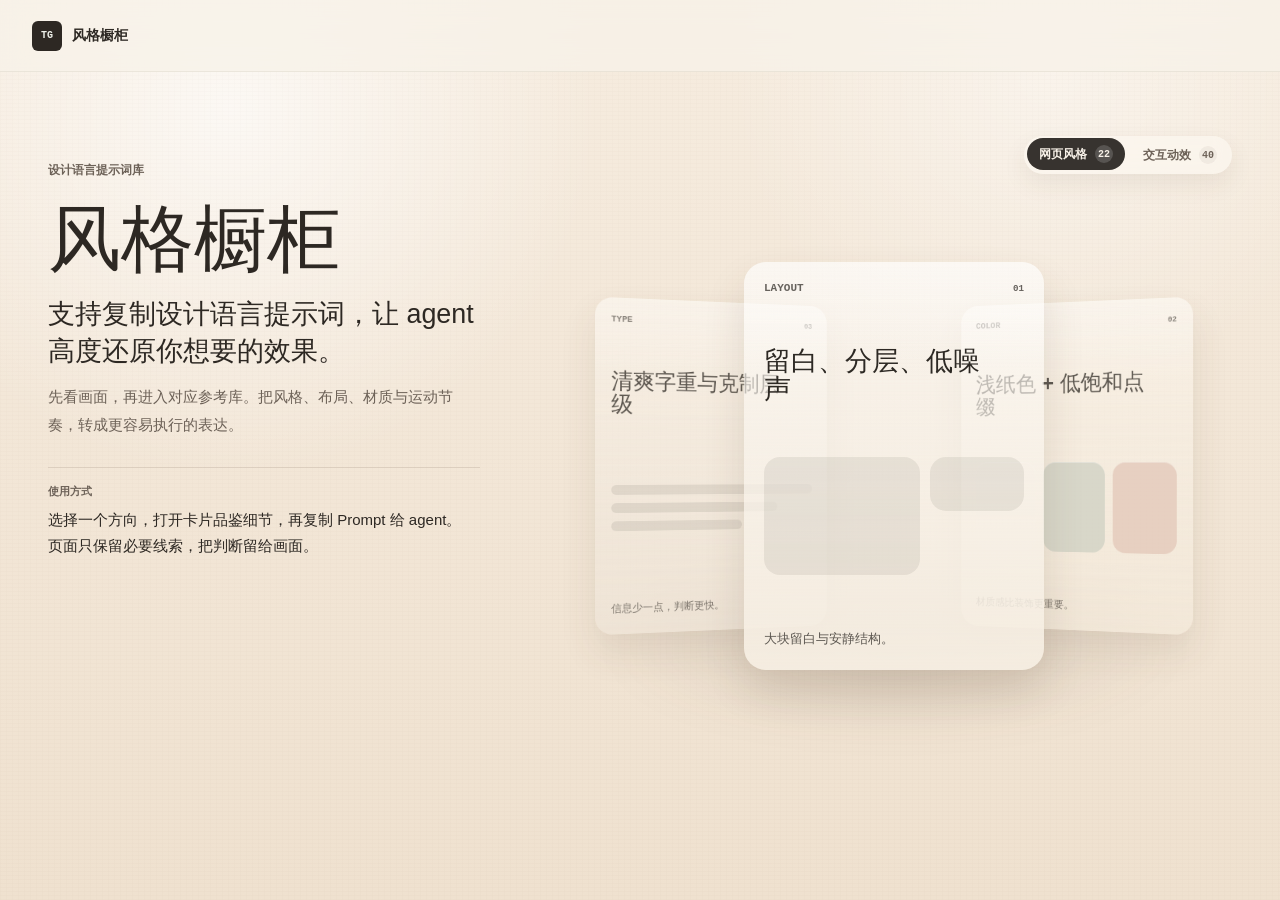
<file: index.html>
<!doctype html>
<html lang="zh-CN">
<head>
  <meta charset="utf-8">
  <meta name="viewport" content="width=device-width, initial-scale=1">
  <meta name="description" content="风格橱柜帮助每个人直观感受网页风格与交互动效，更准确地捕捉符合心意的灵感。">
  <title>风格橱柜 | 网页风格与动效灵感库</title>
  <link rel="icon" href="favicon.svg" type="image/svg+xml">
  <link rel="stylesheet" href="gallery.css">
</head>
<body class="home-page">
  <header class="site-header home-header">
    <a class="brand home-brand" href="index.html" aria-label="风格橱柜首页">
      <span class="brand-mark" aria-hidden="true">TG</span>
      <span>风格橱柜</span>
    </a>
  </header>

  <main class="home-shell">
    <section class="home-intro" aria-labelledby="home-title">
      <p class="context-label">设计语言提示词库</p>
      <h1 id="home-title">风格橱柜</h1>
      <p class="home-statement">支持复制设计语言提示词，让 agent 高度还原你想要的效果。</p>
      <p class="home-description">先看画面，再进入对应参考库。把风格、布局、材质与运动节奏，转成更容易执行的表达。</p>
      <div class="home-usage">
        <span>使用方式</span>
        <p>选择一个方向，打开卡片品鉴细节，再复制 Prompt 给 agent。页面只保留必要线索，把判断留给画面。</p>
      </div>
    </section>

    <section class="home-stage" aria-label="进入参考库">
      <div class="home-rail" role="navigation" aria-label="参考库导航">
        <a class="home-rail-link active" href="styles.html" data-home-preview="styles">
          <span>网页风格</span>
          <small>22</small>
        </a>
        <a class="home-rail-link" href="motion.html" data-home-preview="motion">
          <span>交互动效</span>
          <small>40</small>
        </a>
      </div>

      <div class="home-gallery-frame" id="homeGalleryFrame" data-home-state="styles">
        <article class="home-gallery-panel home-gallery-styles is-active" data-home-preview-panel="styles" aria-label="网页风格预览">
          <div class="home-gallery-coverflow" data-home-coverflow="styles">
            <div class="home-coverflow-card is-left" data-cover-card="0">
              <div class="home-coverflow-card-top">
                <span>LAYOUT</span>
                <small>01</small>
              </div>
              <strong>留白、分层、低噪声</strong>
              <div class="home-coverflow-visual home-coverflow-visual-grid"></div>
              <p>大块留白与安静结构。</p>
            </div>
            <div class="home-coverflow-card is-center" data-cover-card="1">
              <div class="home-coverflow-card-top">
                <span>COLOR</span>
                <small>02</small>
              </div>
              <strong>浅纸色 + 低饱和点缀</strong>
              <div class="home-coverflow-visual home-coverflow-visual-palette">
                <i></i><i></i><i></i>
              </div>
              <p>材质感比装饰更重要。</p>
            </div>
            <div class="home-coverflow-card is-right" data-cover-card="2">
              <div class="home-coverflow-card-top">
                <span>TYPE</span>
                <small>03</small>
              </div>
              <strong>清爽字重与克制层级</strong>
              <div class="home-coverflow-visual home-coverflow-visual-type">
                <b></b><b></b><b></b>
              </div>
              <p>信息少一点，判断更快。</p>
            </div>
          </div>
        </article>

        <article class="home-gallery-panel home-gallery-motion" data-home-preview-panel="motion" aria-label="交互动效预览">
          <div class="home-gallery-coverflow" data-home-coverflow="motion">
            <div class="home-coverflow-card is-left" data-cover-card="0">
              <div class="home-coverflow-card-top">
                <span>ENTRY</span>
                <small>01</small>
              </div>
              <strong>轻推、跟随、进入</strong>
              <div class="home-coverflow-visual home-coverflow-visual-track">
                <i></i><i></i><i></i>
              </div>
              <p>用位移建立节奏。</p>
            </div>
            <div class="home-coverflow-card is-center" data-cover-card="1">
              <div class="home-coverflow-card-top">
                <span>FEEDBACK</span>
                <small>02</small>
              </div>
              <strong>明确反馈，短促庆祝</strong>
              <div class="home-coverflow-visual home-coverflow-visual-burst">
                <i></i><i></i><i></i><i></i><i></i><i></i><i></i><i></i>
              </div>
              <p>只在成功时放大动作。</p>
            </div>
            <div class="home-coverflow-card is-right" data-cover-card="2">
              <div class="home-coverflow-card-top">
                <span>FLOW</span>
                <small>03</small>
              </div>
              <strong>线性、衔接、状态变化</strong>
              <div class="home-coverflow-visual home-coverflow-visual-flow">
                <b></b><b></b><b></b>
              </div>
              <p>运动只做状态翻译。</p>
            </div>
          </div>
        </article>
      </div>
    </section>
  </main>
  <script src="home.js"></script>
</body>
</html>
</file>
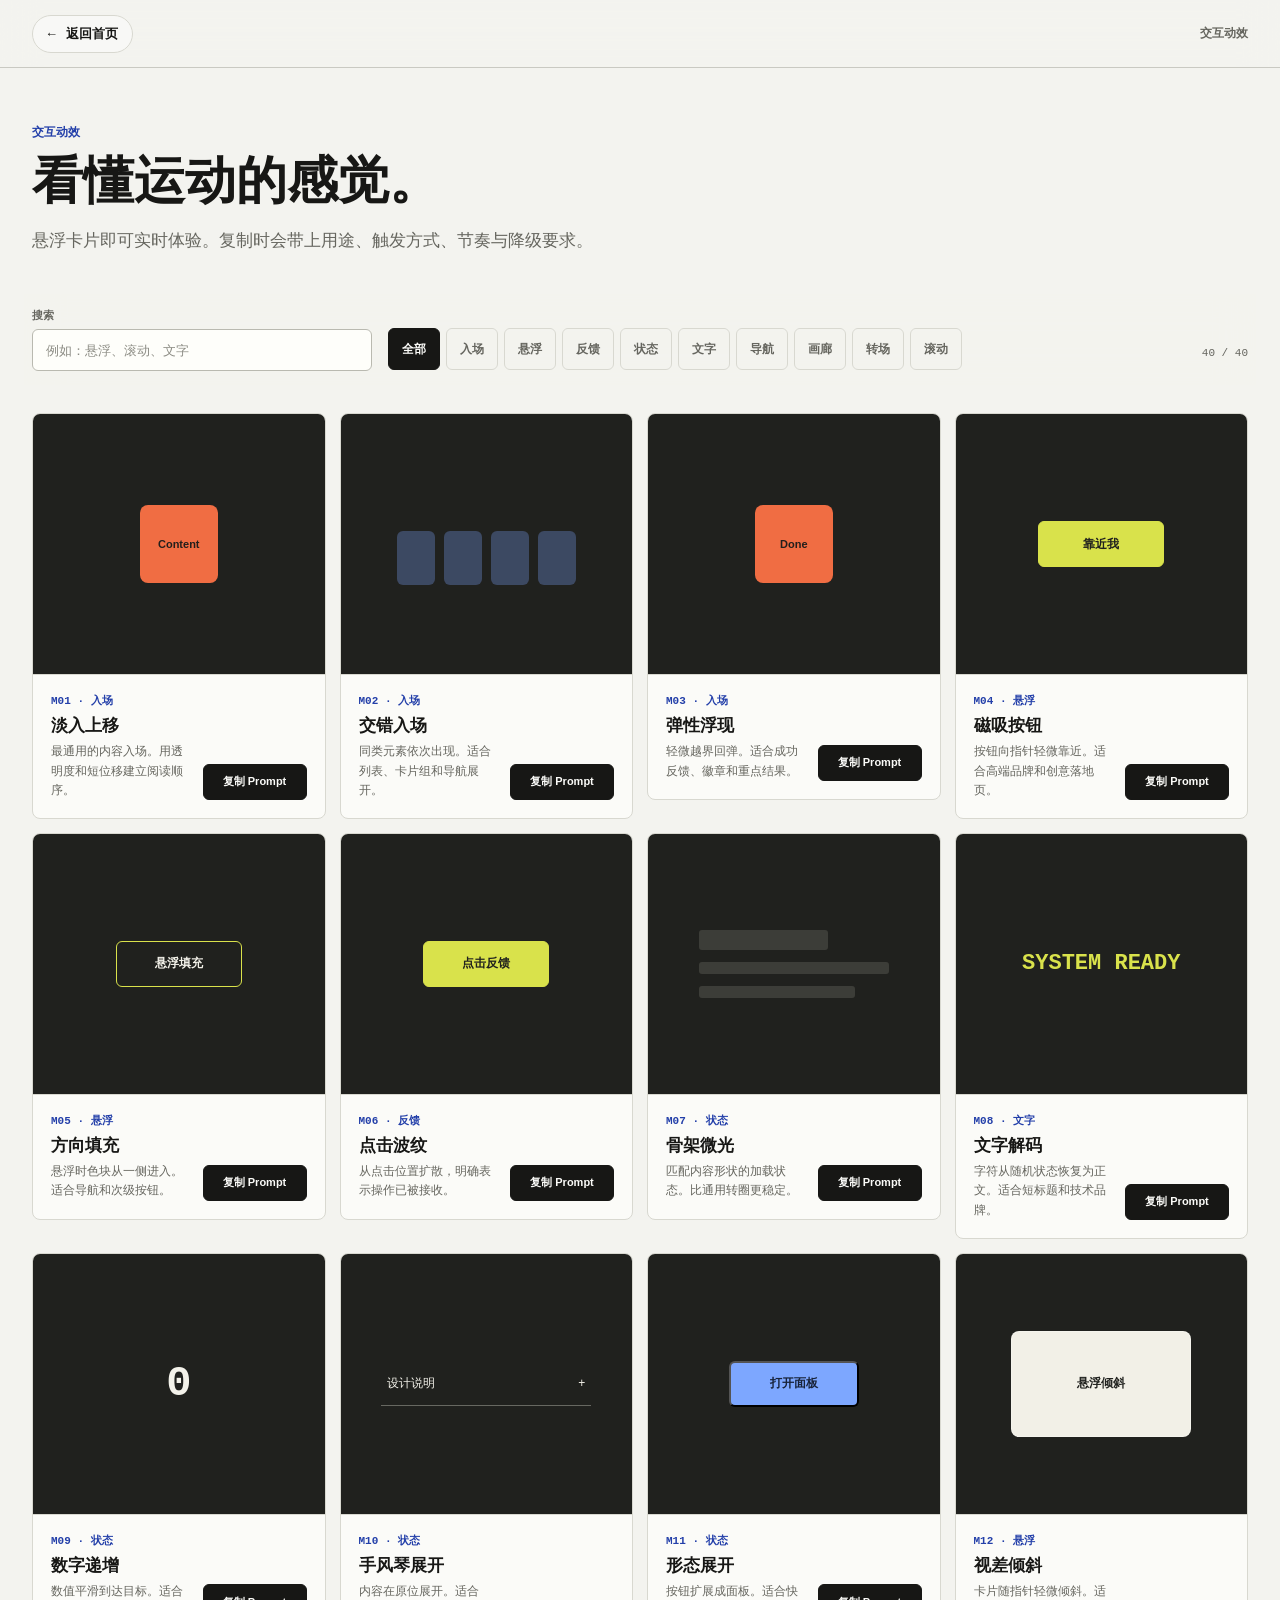
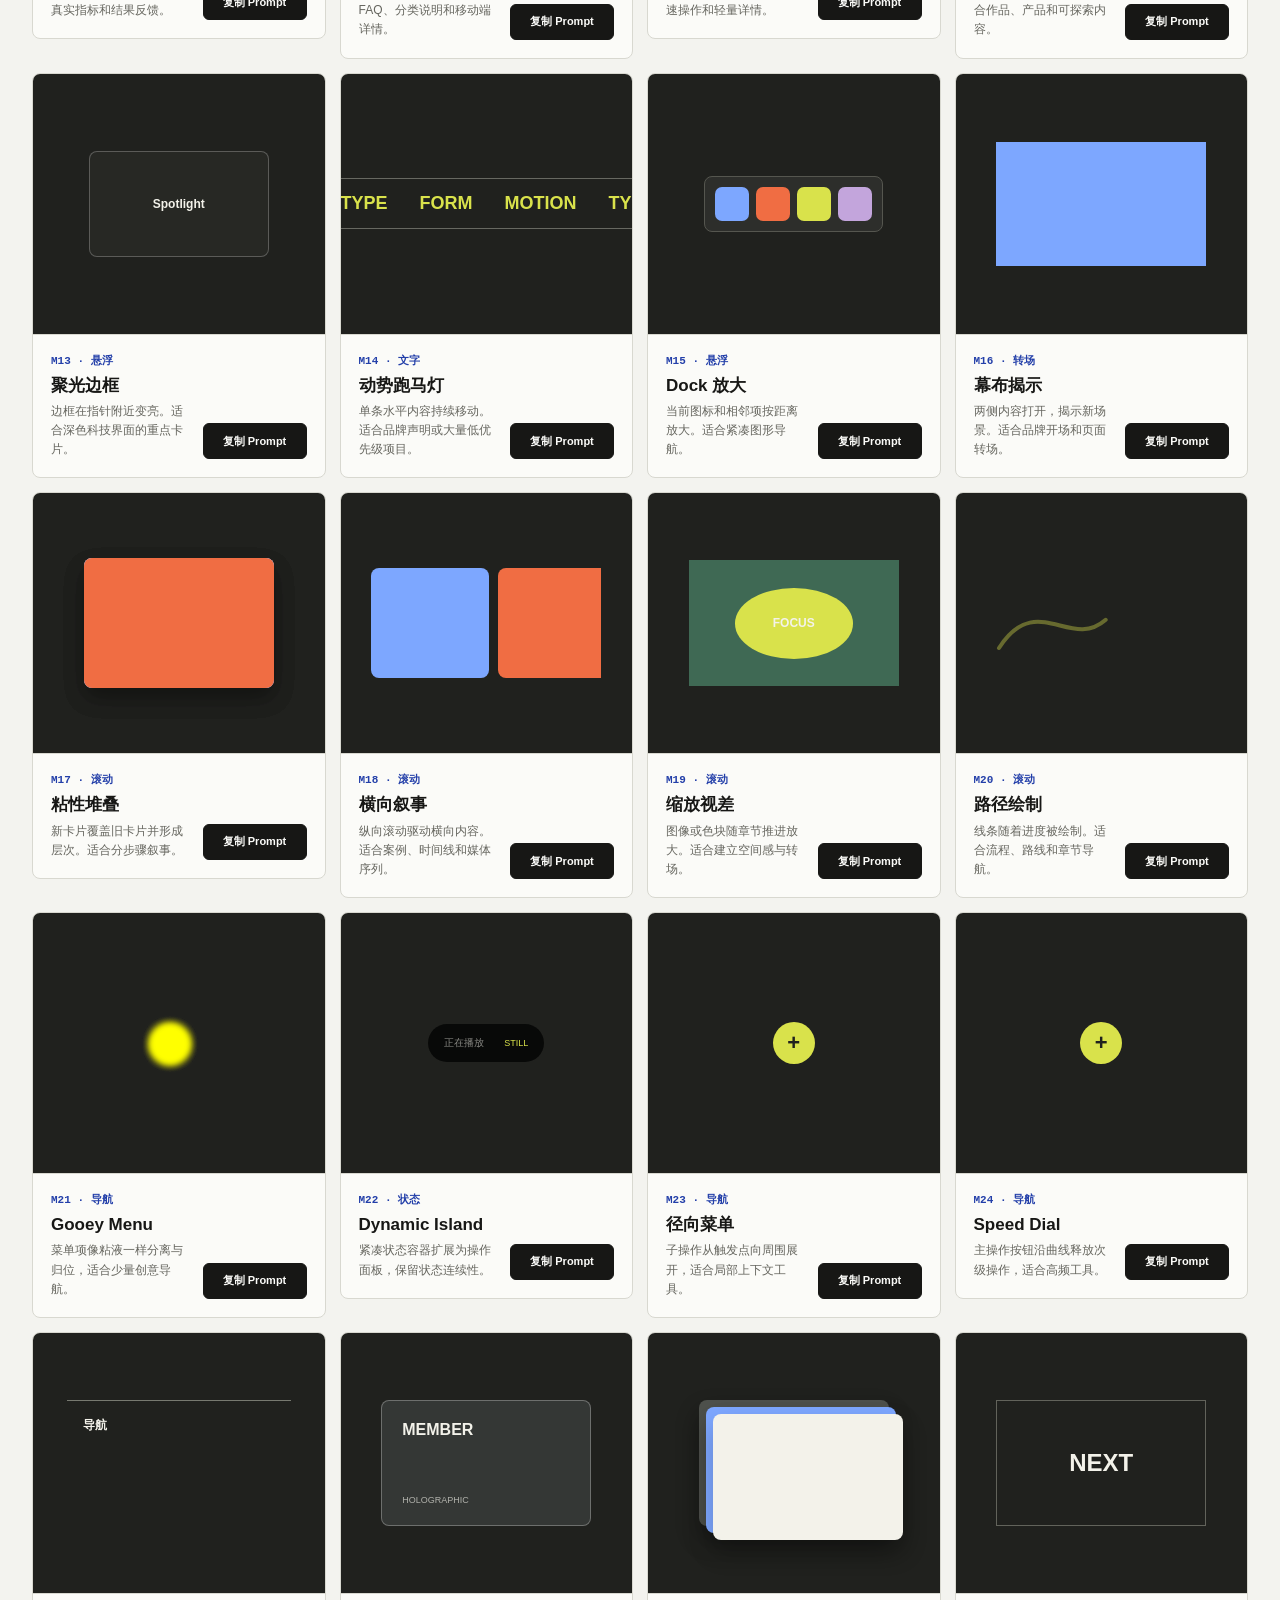
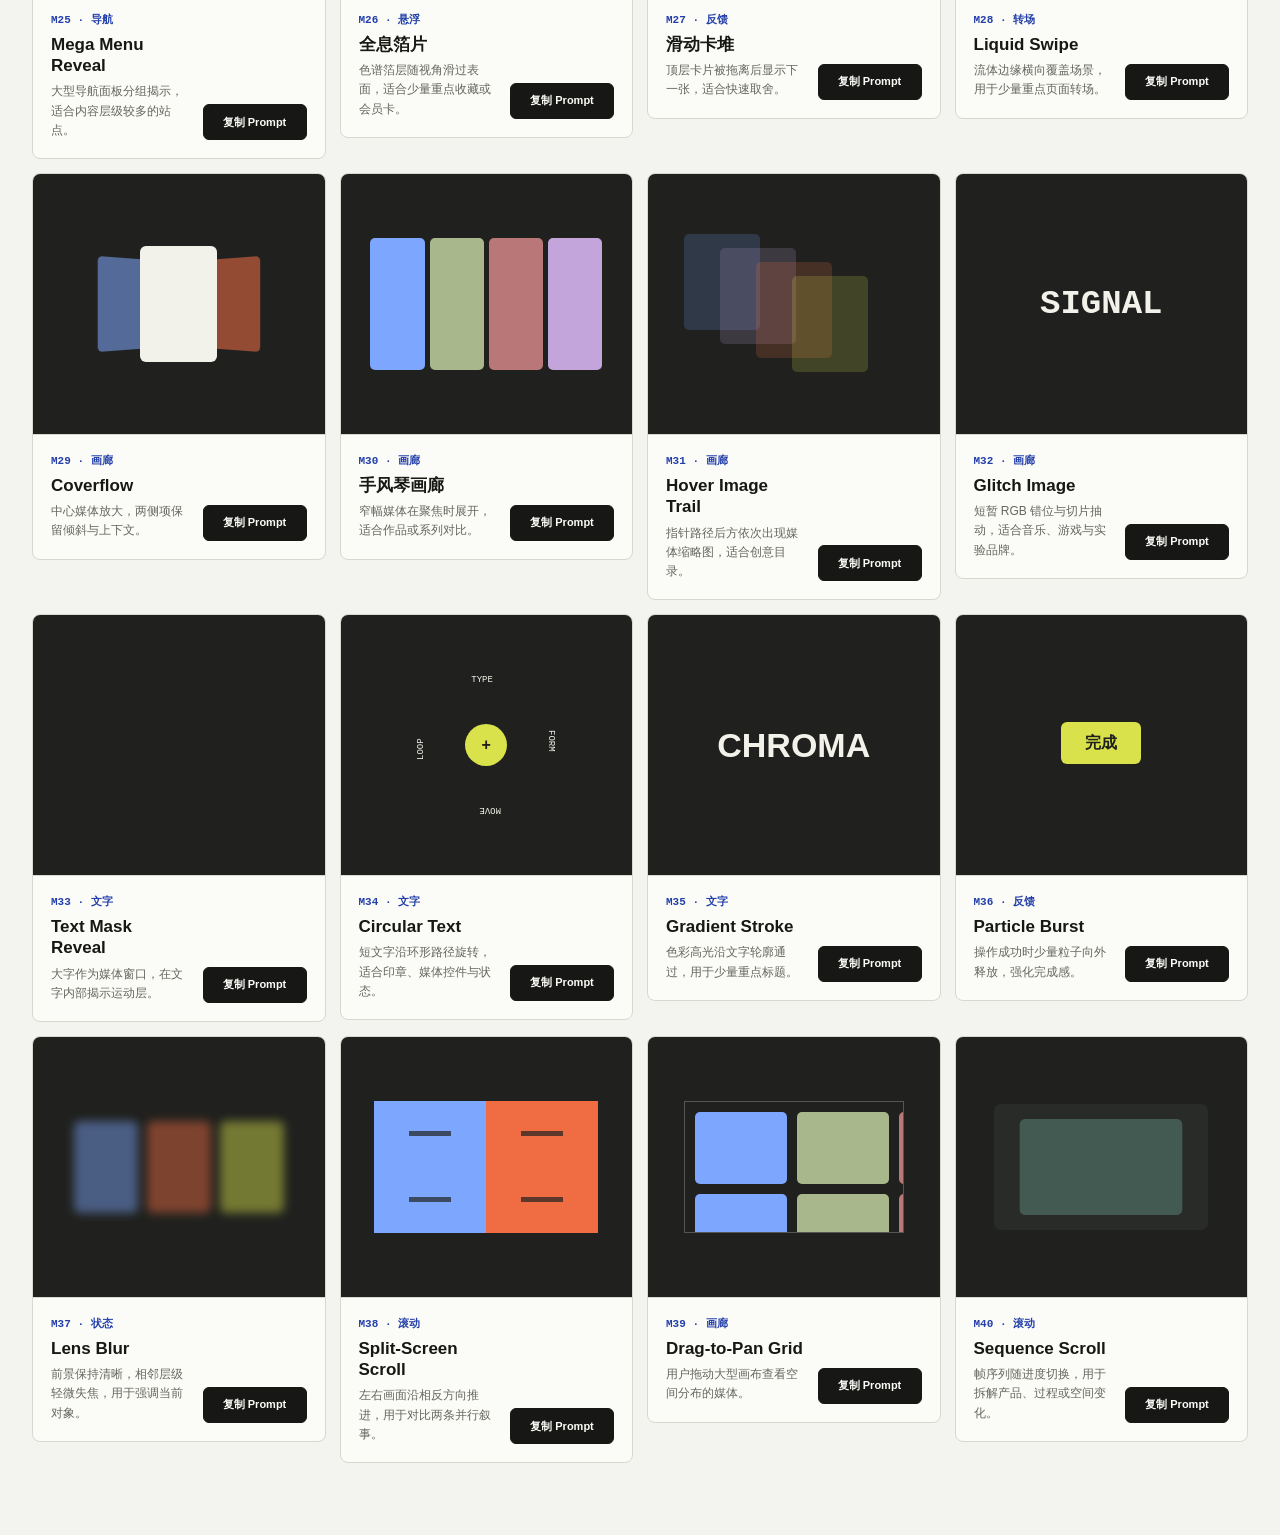
<file: motion.html>
<!doctype html>
<html lang="zh-CN">
<head>
  <meta charset="utf-8">
  <meta name="viewport" content="width=device-width, initial-scale=1">
  <meta name="description" content="40 种网页交互动效的实时参考与可复制 Prompt。">
  <title>交互动效 | 风格橱柜</title>
  <link rel="icon" href="favicon.svg" type="image/svg+xml">
  <link rel="stylesheet" href="gallery.css">
</head>
<body data-gallery="motion">
  <header class="site-header detail-header">
    <a class="detail-back" href="index.html" aria-label="返回首页">
      <span aria-hidden="true">←</span>
      <span>返回首页</span>
    </a>
    <span class="detail-label">交互动效</span>
  </header>

  <main class="gallery-shell">
    <section class="gallery-heading">
      <p class="context-label">交互动效</p>
      <h1>看懂运动的感觉。</h1>
      <p>悬浮卡片即可实时体验。复制时会带上用途、触发方式、节奏与降级要求。</p>
    </section>

    <section class="filter-bar" aria-label="动效筛选">
      <label class="search-field">
        <span>搜索</span>
        <input id="motionSearch" type="search" placeholder="例如：悬浮、滚动、文字" autocomplete="off">
      </label>
      <div class="filter-tabs" id="motionFilters" role="group" aria-label="按类型筛选"></div>
      <p class="result-count" id="motionCount" aria-live="polite"></p>
    </section>

    <section class="specimen-grid motion-grid" id="motionGrid" aria-label="交互动效案例"></section>
    <section class="empty-state" id="motionEmpty" hidden>
      <h2>没有匹配的动效</h2>
      <p>换一个关键词，或选择“全部”。</p>
    </section>
  </main>
  <div class="copy-toast" id="copyToast" role="status" aria-live="polite"></div>
  <script src="common.js"></script>
  <script src="motion.js"></script>
</body>
</html>
</file>
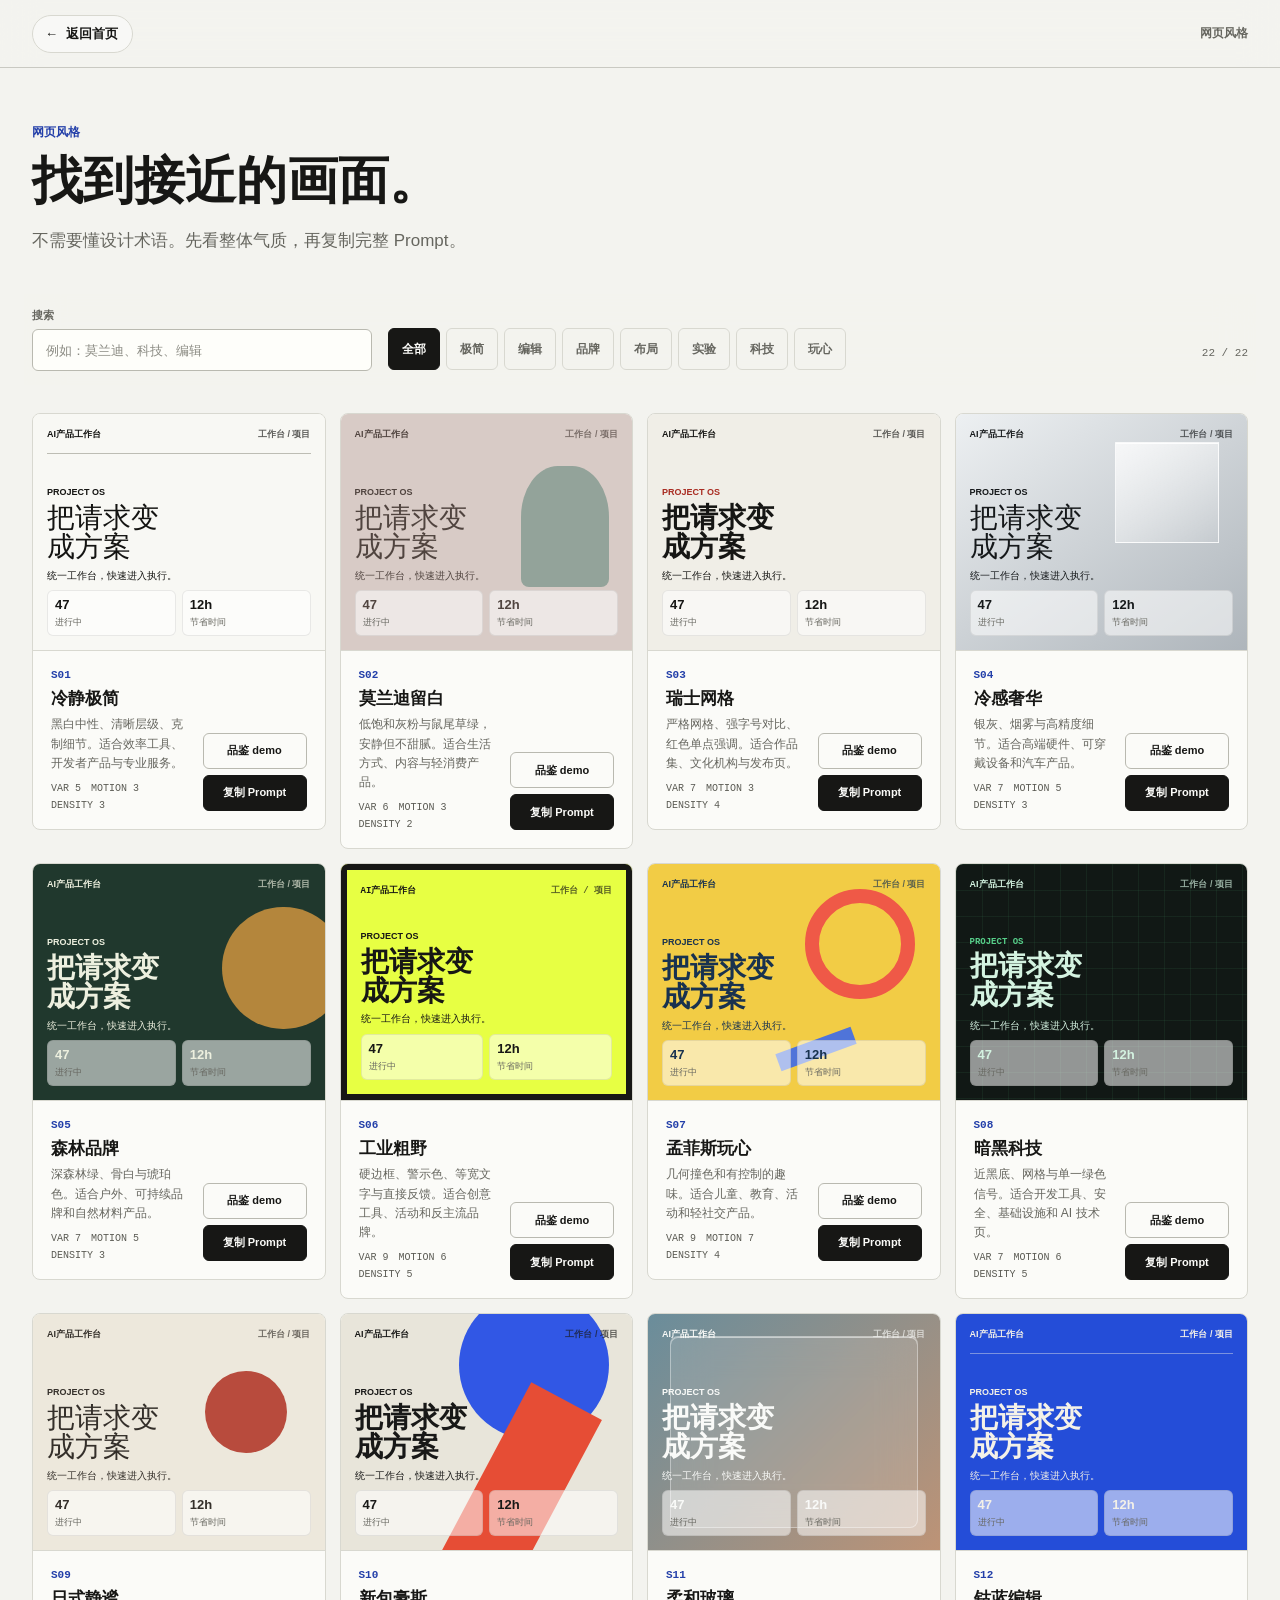
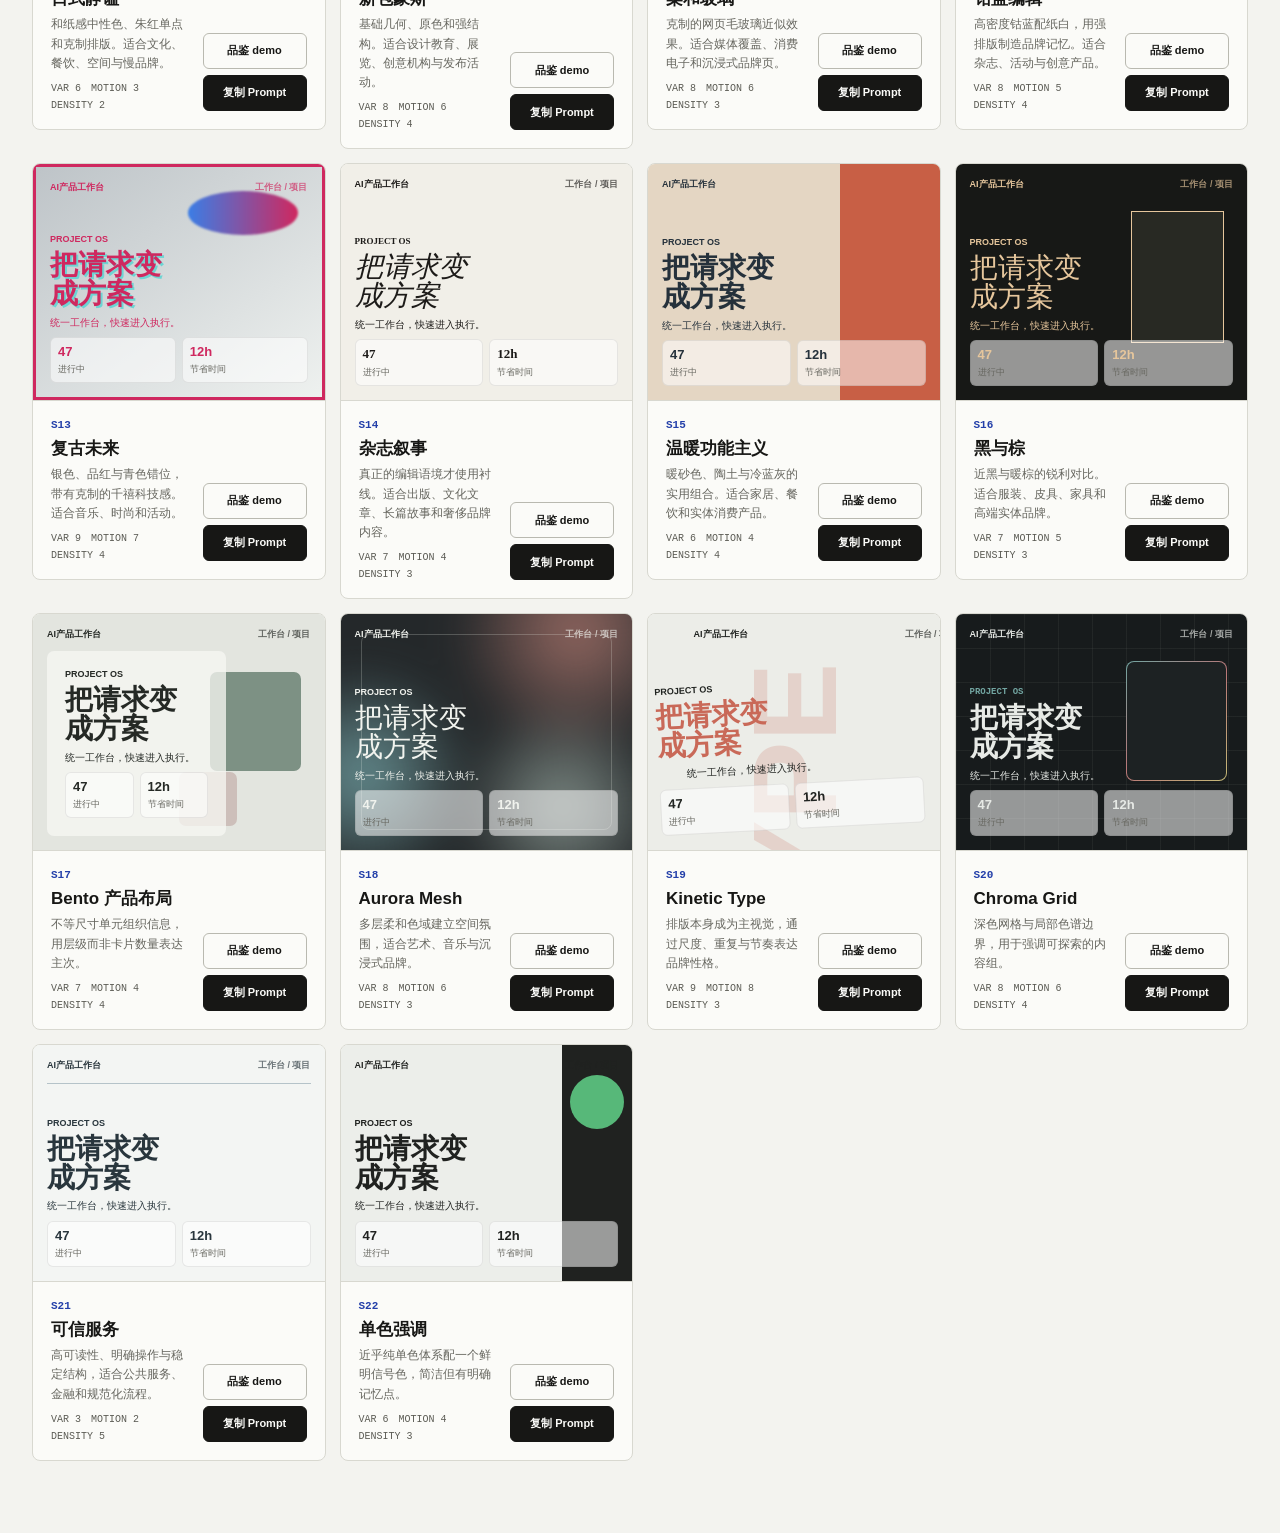
<file: styles.html>
<!doctype html>
<html lang="zh-CN">
<head>
  <meta charset="utf-8">
  <meta name="viewport" content="width=device-width, initial-scale=1">
  <meta name="description" content="22 种网页视觉风格的可视化参考与可复制 Prompt。">
  <title>网页风格 | 风格橱柜</title>
  <link rel="icon" href="favicon.svg" type="image/svg+xml">
  <link rel="stylesheet" href="gallery.css">
</head>
<body data-gallery="styles">
  <header class="site-header detail-header">
    <a class="detail-back" href="index.html" aria-label="返回首页">
      <span aria-hidden="true">←</span>
      <span>返回首页</span>
    </a>
    <span class="detail-label">网页风格</span>
  </header>

  <main class="gallery-shell">
    <section class="gallery-heading">
      <p class="context-label">网页风格</p>
      <h1>找到接近的画面。</h1>
      <p>不需要懂设计术语。先看整体气质，再复制完整 Prompt。</p>
    </section>

    <section class="filter-bar" aria-label="风格筛选">
      <label class="search-field">
        <span>搜索</span>
        <input id="styleSearch" type="search" placeholder="例如：莫兰迪、科技、编辑" autocomplete="off">
      </label>
      <div class="filter-tabs" id="styleFilters" role="group" aria-label="按类型筛选"></div>
      <p class="result-count" id="styleCount" aria-live="polite"></p>
    </section>

    <section class="specimen-grid" id="styleGrid" aria-label="网页风格案例"></section>
    <section class="empty-state" id="styleEmpty" hidden>
      <h2>没有匹配的风格</h2>
      <p>换一个关键词，或选择“全部”。</p>
    </section>
  </main>

  <section class="taste-modal" id="styleDemoModal" role="dialog" aria-modal="true" aria-labelledby="styleDemoTitle" hidden>
    <div class="taste-modal-backdrop" data-close-demo></div>
    <div class="taste-modal-panel">
      <header class="taste-modal-header">
        <div>
          <span class="specimen-id" id="styleDemoId">S00</span>
          <h2 id="styleDemoTitle">品鉴 demo</h2>
        </div>
        <button class="modal-close-button" type="button" data-close-demo aria-label="关闭品鉴 demo">×</button>
      </header>
      <div class="taste-modal-stage" id="styleDemoStage"></div>
      <footer class="taste-modal-footer">
        <p id="styleDemoSummary"></p>
        <button class="copy-button" id="styleDemoCopy" type="button">复制 Prompt</button>
      </footer>
    </div>
  </section>
  <div class="copy-toast" id="copyToast" role="status" aria-live="polite"></div>
  <script src="common.js"></script>
  <script src="styles.js"></script>
</body>
</html>
</file>
<file: gallery.css>
:root {
  color-scheme: light dark;
  --page: #f3f3ef;
  --surface: #fbfbf8;
  --surface-strong: #fefefa;
  --ink: #171715;
  --muted: #66665f;
  --line: #d8d8d0;
  --line-strong: #b9b9b0;
  --accent: #3157e5;
  --accent-dark: #233fa9;
  --success: #147a4d;
  --radius: 8px;
  --shadow: 0 18px 50px rgba(39, 43, 32, 0.09);
  --sans: "Avenir Next", Avenir, "PingFang SC", "Helvetica Neue", Arial, sans-serif;
  --mono: "SFMono-Regular", Consolas, "Liberation Mono", monospace;
}

* { box-sizing: border-box; }

html { scroll-behavior: smooth; }

body {
  margin: 0;
  min-width: 320px;
  min-height: 100dvh;
  background: var(--page);
  color: var(--ink);
  font-family: var(--sans);
  letter-spacing: 0;
  -webkit-font-smoothing: antialiased;
}

/* Homepage: a quiet, continuous inspiration cabinet. */
.home-page {
  --home-page: #f0e9dc;
  --home-wash: #e4dac8;
  --home-rose: #d9c9ba;
  --home-sage: #96a194;
  --home-ink: #2f2b25;
  --home-muted: #6f685f;
  --home-panel: rgba(247, 241, 230, 0.6);
  --home-panel-strong: rgba(251, 247, 240, 0.84);
  background:
    linear-gradient(132deg, rgba(247, 239, 226, 0.92) 0%, rgba(240, 232, 220, 0.56) 46%, rgba(231, 223, 210, 0.86) 100%),
    var(--home-page);
  color: var(--home-ink);
}

.home-page .home-header {
  position: relative;
  min-height: 72px;
  border: 0;
  background: transparent;
  backdrop-filter: none;
  -webkit-backdrop-filter: none;
}

.home-page .home-brand { color: var(--home-ink); }

.home-page .brand-mark {
  background: var(--home-ink);
  color: #eef0ea;
}

.home-header-note {
  margin: 0;
  color: var(--home-muted);
  font-size: 12px;
}

.home-page .home-shell {
  display: grid;
  width: min(1400px, 100%);
  min-height: calc(100dvh - 136px);
  grid-template-columns: minmax(320px, 0.82fr) minmax(540px, 1.18fr);
  gap: clamp(56px, 8vw, 132px);
  align-items: center;
  padding: clamp(32px, 5vw, 72px) 48px 64px;
}

.home-page .home-intro {
  max-width: 470px;
  padding-bottom: 4vh;
}

.home-page .context-label {
  margin-bottom: 24px;
  color: var(--home-muted);
  font-family: var(--sans);
  font-size: 12px;
  font-weight: 650;
}

.home-page .home-intro h1 {
  color: var(--home-ink);
  font-size: clamp(54px, 6vw, 88px);
  font-weight: 560;
  line-height: 0.98;
}

.home-statement {
  margin: 24px 0 0;
  color: var(--home-ink);
  font-size: clamp(22px, 2.2vw, 31px);
  font-weight: 520;
  line-height: 1.3;
}

.home-description {
  max-width: 24em;
  margin: 14px 0 0;
  color: var(--home-muted);
  font-size: 15px;
  line-height: 1.8;
}

.home-meta {
  display: flex;
  flex-wrap: wrap;
  gap: 10px 24px;
  margin-top: 42px;
  color: var(--home-muted);
  font-size: 12px;
}

.home-meta span { white-space: nowrap; }

.home-meta strong {
  color: var(--home-ink);
  font-family: var(--mono);
  font-size: 13px;
}

.home-browser {
  align-self: start;
  width: 100%;
  max-width: 760px;
  margin-top: clamp(20px, 5vh, 52px);
  justify-self: end;
}

.home-tabs {
  display: inline-grid;
  grid-template-columns: repeat(2, minmax(112px, 1fr));
  gap: 4px;
  padding: 4px;
  border-radius: 8px;
  background: rgba(247, 246, 241, 0.38);
}

.home-tab {
  min-height: 38px;
  border: 0;
  border-radius: 6px;
  background: transparent;
  color: var(--home-muted);
  cursor: pointer;
  font-size: 13px;
  font-weight: 650;
  transition: background 220ms ease, color 220ms ease, transform 160ms ease;
}

.home-tab:hover { color: var(--home-ink); }

.home-tab.active {
  background: rgba(247, 246, 241, 0.78);
  color: var(--home-ink);
  box-shadow: 0 6px 20px rgba(68, 73, 66, 0.07);
}

.home-tab:active { transform: scale(0.98); }

.home-page button:focus-visible,
.home-page a:focus-visible {
  outline-color: rgba(82, 105, 91, 0.52);
}

.home-panel-wrap {
  position: relative;
  min-height: 500px;
  margin-top: 14px;
}

.home-panel[hidden] { display: none; }

.home-panel.active {
  animation: home-panel-enter 480ms cubic-bezier(0.16, 1, 0.3, 1) both;
}

@keyframes home-panel-enter {
  from { transform: translateY(10px); opacity: 0; }
  to { transform: translateY(0); opacity: 1; }
}

.home-preview {
  display: grid;
  min-height: 390px;
  overflow: hidden;
  border-radius: 8px;
  font-family: var(--sans);
  box-shadow: 0 30px 70px rgba(62, 68, 61, 0.1);
}

.style-cabinet {
  grid-template-columns: minmax(0, 1.45fr) minmax(160px, 0.55fr);
  grid-template-rows: repeat(2, 1fr);
  gap: 3px;
  background: rgba(80, 85, 79, 0.08);
}

.cabinet-main,
.cabinet-sample {
  position: relative;
  display: flex;
  flex-direction: column;
  justify-content: space-between;
  padding: 24px;
}

.cabinet-main {
  grid-row: 1 / 3;
  background: var(--home-rose);
  color: #514742;
}

.cabinet-main::after {
  position: absolute;
  top: 17%;
  right: 8%;
  width: 31%;
  aspect-ratio: 0.76;
  border-radius: 48% 48% 6px 6px;
  background: var(--home-sage);
  content: "";
}

.preview-index,
.cabinet-sample > span,
.motion-demo > span {
  position: relative;
  z-index: 1;
  font-family: var(--mono);
  font-size: 10px;
  font-weight: 700;
  opacity: 0.66;
}

.cabinet-main > div {
  position: relative;
  z-index: 1;
}

.cabinet-main p {
  margin: 0 0 12px;
  font-size: 10px;
  font-weight: 750;
}

.cabinet-main h2 {
  max-width: 6em;
  margin: 0;
  font-size: clamp(36px, 4vw, 58px);
  font-weight: 520;
  line-height: 1.03;
}

.cabinet-main div > span {
  display: block;
  margin-top: 14px;
  font-size: 12px;
}

.cabinet-sample { color: #333733; }
.cabinet-sample strong { max-width: 8em; font-size: 17px; font-weight: 570; line-height: 1.25; }
.cabinet-sample small { color: #606660; font-size: 10px; }
.sample-minimal { background: #edede8; }
.sample-cold { background: linear-gradient(145deg, #dce0e1, #a8afb1); }

.motion-cabinet {
  grid-template-columns: 1.1fr 0.95fr 0.95fr;
  gap: 3px;
  background: rgba(80, 85, 79, 0.08);
}

.motion-demo {
  display: grid;
  grid-template-rows: auto 1fr auto;
  min-width: 0;
  align-items: center;
  padding: 24px;
  background: var(--home-rose);
  color: #514742;
  cursor: default;
  transition: filter 220ms ease;
}

.motion-demo:hover,
.motion-demo:focus-visible { filter: brightness(1.035); }

.motion-demo:focus-visible {
  position: relative;
  z-index: 1;
}

.motion-demo:nth-child(2) {
  background: var(--home-sage);
  color: #f0f1eb;
}

.motion-demo:nth-child(3) {
  background: linear-gradient(145deg, #dce0e1, #a8afb1);
  color: #414744;
}

.motion-demo small {
  align-self: end;
  font-size: 10px;
  font-weight: 500;
  opacity: 0.78;
}

.motion-fade-demo > i {
  width: min(116px, 70%);
  aspect-ratio: 1;
  justify-self: center;
  border-radius: 8px;
  background: #6e5e57;
  box-shadow: inset 0 1px 0 rgba(255,255,255,.28);
  transform: translateY(18px);
  opacity: 0.34;
}

.motion-stagger-demo > div {
  display: grid;
  width: 80%;
  gap: 9px;
  justify-self: center;
}

.motion-stagger-demo i {
  display: block;
  height: 42px;
  border-radius: 6px;
  background: #f0f1eb;
  transform: translateY(14px);
  opacity: 0.36;
}

.motion-demo:hover.motion-fade-demo > i,
.motion-demo:focus-visible.motion-fade-demo > i {
  animation: home-fade-demo 1.25s cubic-bezier(0.16, 1, 0.3, 1) both;
}

.motion-demo:hover.motion-stagger-demo i,
.motion-demo:focus-visible.motion-stagger-demo i {
  animation: home-stagger-demo 920ms cubic-bezier(0.16, 1, 0.3, 1) both;
}

.motion-demo:hover.motion-stagger-demo i:nth-child(2),
.motion-demo:focus-visible.motion-stagger-demo i:nth-child(2) { animation-delay: 90ms; }

.motion-demo:hover.motion-stagger-demo i:nth-child(3),
.motion-demo:focus-visible.motion-stagger-demo i:nth-child(3) { animation-delay: 180ms; }

.motion-magnetic-demo > i {
  display: grid;
  min-width: 92px;
  min-height: 46px;
  place-items: center;
  justify-self: center;
  border-radius: 8px;
  background: #59665f;
  color: #f0f1eb;
  font-size: 11px;
  font-weight: 650;
  font-style: normal;
}

.motion-demo:hover.motion-magnetic-demo > i,
.motion-demo:focus-visible.motion-magnetic-demo > i {
  animation: home-magnetic-demo 1.1s cubic-bezier(0.16, 1, 0.3, 1) both;
}

@keyframes home-fade-demo {
  0% { transform: translateY(18px); opacity: 0.34; }
  60%, 100% { transform: translateY(0); opacity: 1; }
}

@keyframes home-stagger-demo {
  0% { transform: translateY(14px); opacity: 0.36; }
  70%, 100% { transform: translateY(0); opacity: 1; }
}

@keyframes home-magnetic-demo {
  0%, 100% { transform: translate3d(0, 0, 0); }
  38% { transform: translate3d(9px, -6px, 0); }
  68% { transform: translate3d(-4px, 3px, 0); }
}

.home-panel-copy {
  display: flex;
  align-items: end;
  justify-content: space-between;
  gap: 28px;
  padding: 22px 4px 0;
}

.home-panel-copy h2 {
  margin: 0 0 6px;
  color: var(--home-ink);
  font-size: 18px;
  font-weight: 620;
}

.home-panel-copy p {
  max-width: 30em;
  margin: 0;
  color: var(--home-muted);
  font-size: 12px;
  line-height: 1.6;
}

.home-panel-link {
  display: inline-flex;
  min-height: 40px;
  align-items: center;
  gap: 8px;
  border-radius: 6px;
  color: var(--home-ink);
  font-size: 12px;
  font-weight: 700;
  text-decoration: none;
  white-space: nowrap;
  transition: transform 180ms ease, color 180ms ease;
}

.home-panel-link:hover { color: #596a60; transform: translateY(-2px); }
.home-panel-link:active { transform: translateY(0) scale(0.98); }

.home-page .home-footer {
  min-height: 64px;
  border: 0;
  color: var(--home-muted);
  background: transparent;
}

@media (max-width: 900px) {
  .home-page .home-shell {
    grid-template-columns: 1fr;
    gap: 42px;
    padding: 40px 28px 64px;
  }

  .home-page .home-intro {
    max-width: 560px;
    padding: 0;
  }

  .home-browser {
    max-width: none;
    margin-top: 0;
    justify-self: stretch;
  }
}

@media (max-width: 620px) {
  .home-page .home-header { padding-inline: 18px; }
  .home-header-note { display: none; }

  .home-page .home-shell {
    gap: 34px;
    padding: 34px 18px 48px;
  }

  .home-page .context-label { margin-bottom: 18px; }
  .home-page .home-intro h1 { font-size: clamp(50px, 17vw, 68px); }
  .home-statement { margin-top: 18px; font-size: 22px; }
  .home-description { font-size: 14px; }
  .home-meta { margin-top: 30px; }

  .home-tabs {
    display: grid;
    width: 100%;
  }

  .home-panel-wrap { min-height: 470px; }
  .home-preview { min-height: 340px; }

  .style-cabinet {
    grid-template-columns: 1fr 1fr;
    grid-template-rows: minmax(220px, 1.3fr) minmax(110px, 0.7fr);
  }

  .cabinet-main { grid-column: 1 / 3; grid-row: 1; }
  .cabinet-sample { padding: 16px; }
  .cabinet-sample strong { font-size: 14px; }

  .motion-cabinet {
    grid-template-columns: 1fr 1fr;
    grid-template-rows: minmax(210px, 1fr) 126px;
  }

  .motion-demo { padding: 16px; }
  .motion-demo:nth-child(3) { grid-column: 1 / 3; }
  .motion-magnetic-demo { grid-template-columns: auto 1fr auto; grid-template-rows: 1fr; gap: 16px; }
  .motion-magnetic-demo small { align-self: center; }

  .home-panel-copy {
    display: grid;
    gap: 12px;
    padding-top: 18px;
  }

  .home-panel-link { width: fit-content; }

  .home-page .home-footer {
    align-items: flex-start;
    padding-inline: 18px;
  }
}

@media (prefers-color-scheme: dark) {
  .home-page {
    --home-page: #252925;
    --home-wash: #303832;
    --home-rose: #756863;
    --home-sage: #63756a;
    --home-ink: #e8e9e2;
    --home-muted: #b8bdb7;
    --home-panel: rgba(52, 58, 53, 0.62);
    --home-panel-strong: rgba(67, 73, 67, 0.78);
    background:
      linear-gradient(132deg, rgba(80, 70, 67, 0.48) 0%, rgba(37, 41, 37, 0.2) 42%, rgba(58, 72, 63, 0.58) 100%),
      var(--home-page);
  }

  .home-tabs { background: rgba(222, 226, 217, 0.08); }
  .home-tab.active { background: rgba(225, 228, 220, 0.13); }
  .home-preview { box-shadow: 0 30px 70px rgba(8, 10, 8, 0.24); }
}

@media (prefers-reduced-motion: reduce) {
  html { scroll-behavior: auto; }
  .home-panel.active { animation: none; }
  .motion-fade-demo > i,
  .motion-stagger-demo i,
  .motion-magnetic-demo > i { animation: none !important; }
  .home-gallery-panel,
  .home-coverflow-card {
    transition: none !important;
  }
  .home-gallery-coverflow,
  .home-coverflow-card {
    transform: none !important;
  }
  .home-gallery-coverflow {
    display: grid;
    grid-template-columns: repeat(3, minmax(0, 1fr));
    gap: 12px;
    align-items: stretch;
    perspective: none;
  }
  .home-coverflow-card {
    position: relative;
    top: auto;
    left: auto;
    width: auto;
    height: auto;
  }
}

button,
input { font: inherit; }

button,
a { -webkit-tap-highlight-color: transparent; }

a { color: inherit; }

button:focus-visible,
a:focus-visible,
input:focus-visible {
  outline: 3px solid rgba(49, 87, 229, 0.34);
  outline-offset: 3px;
}

.site-header {
  position: sticky;
  top: 0;
  z-index: 20;
  display: flex;
  min-height: 68px;
  align-items: center;
  justify-content: space-between;
  gap: 24px;
  padding: 0 32px;
  border-bottom: 1px solid rgba(185, 185, 176, 0.72);
  background: rgba(243, 243, 239, 0.92);
  backdrop-filter: blur(18px);
  -webkit-backdrop-filter: blur(18px);
}

.brand {
  display: inline-flex;
  align-items: center;
  gap: 10px;
  color: var(--ink);
  font-size: 14px;
  font-weight: 700;
  text-decoration: none;
  white-space: nowrap;
}

.brand-mark {
  display: grid;
  width: 30px;
  height: 30px;
  place-items: center;
  border-radius: 6px;
  background: var(--ink);
  color: var(--surface);
  font-family: var(--mono);
  font-size: 10px;
  font-weight: 700;
}

.main-nav {
  display: flex;
  align-items: center;
  gap: 4px;
}

.main-nav a {
  min-height: 38px;
  padding: 9px 14px;
  border-radius: 6px;
  color: var(--muted);
  font-size: 13px;
  font-weight: 650;
  text-decoration: none;
  white-space: nowrap;
}

.main-nav a:hover,
.main-nav a.active {
  background: var(--surface-strong);
  color: var(--ink);
  box-shadow: inset 0 0 0 1px var(--line);
}

.home-shell,
.gallery-shell {
  width: min(1440px, 100%);
  margin: 0 auto;
  padding: 56px 32px 72px;
}

.home-shell {
  min-height: calc(100dvh - 132px);
}

.home-intro,
.gallery-heading {
  max-width: 760px;
}

.context-label {
  margin: 0 0 14px;
  color: var(--accent-dark);
  font-family: var(--mono);
  font-size: 12px;
  font-weight: 700;
}

.home-intro h1,
.gallery-heading h1 {
  margin: 0;
  font-size: clamp(40px, 5vw, 68px);
  font-weight: 690;
  line-height: 1.02;
}

.home-intro > p:last-child,
.gallery-heading > p:last-child {
  max-width: 620px;
  margin: 20px 0 0;
  color: var(--muted);
  font-size: 17px;
  line-height: 1.7;
}

.gallery-heading { margin-bottom: 38px; }

.gallery-heading h1 { font-size: clamp(36px, 4vw, 56px); }

.filter-bar {
  position: sticky;
  top: 68px;
  z-index: 10;
  display: grid;
  grid-template-columns: minmax(240px, 340px) minmax(0, 1fr) auto;
  gap: 16px;
  align-items: end;
  margin: 0 -8px 28px;
  padding: 14px 8px;
  background: rgba(243, 243, 239, 0.94);
  backdrop-filter: blur(18px);
  -webkit-backdrop-filter: blur(18px);
}

.search-field {
  display: grid;
  gap: 6px;
}

.search-field > span {
  color: var(--muted);
  font-size: 11px;
  font-weight: 700;
}

.search-field input {
  width: 100%;
  min-height: 42px;
  border: 1px solid var(--line-strong);
  border-radius: 6px;
  background: var(--surface-strong);
  color: var(--ink);
  padding: 0 13px;
  font-size: 13px;
}

.search-field input::placeholder { color: #8c8c84; }

.filter-tabs {
  display: flex;
  min-width: 0;
  gap: 6px;
  overflow-x: auto;
  padding-bottom: 1px;
  scrollbar-width: none;
}

.filter-tabs::-webkit-scrollbar { display: none; }

.filter-button {
  min-height: 42px;
  padding: 0 13px;
  border: 1px solid var(--line);
  border-radius: 6px;
  background: transparent;
  color: var(--muted);
  cursor: pointer;
  font-size: 12px;
  font-weight: 700;
  white-space: nowrap;
}

.filter-button:hover,
.filter-button.active {
  border-color: var(--ink);
  background: var(--ink);
  color: var(--surface);
}

.result-count {
  margin: 0 0 12px;
  color: var(--muted);
  font-family: var(--mono);
  font-size: 11px;
  white-space: nowrap;
}

.specimen-grid {
  display: grid;
  align-content: start;
  align-items: start;
  min-height: 100dvh;
  grid-template-columns: repeat(auto-fit, minmax(260px, 1fr));
  gap: 14px;
}

.specimen-grid[hidden] { display: none; }
.specimen-card[hidden] { display: none; }

.specimen-card {
  display: grid;
  min-width: 0;
  overflow: hidden;
  border: 1px solid var(--line);
  border-radius: var(--radius);
  background: var(--surface);
}

.specimen-preview {
  position: relative;
  height: 236px;
  min-height: 0;
  overflow: hidden;
}

.specimen-info {
  display: grid;
  grid-template-columns: minmax(0, 1fr) auto;
  gap: 14px;
  align-items: end;
  min-height: 122px;
  padding: 18px;
  border-top: 1px solid var(--line);
}

.specimen-id {
  display: block;
  margin-bottom: 7px;
  color: var(--accent-dark);
  font-family: var(--mono);
  font-size: 11px;
  font-weight: 700;
}

.specimen-info h2 {
  margin: 0 0 6px;
  font-size: 17px;
  line-height: 1.25;
}

.specimen-info p {
  max-width: 42ch;
  margin: 0;
  color: var(--muted);
  font-size: 12px;
  line-height: 1.6;
}

.dial-row {
  display: flex;
  flex-wrap: wrap;
  gap: 6px 10px;
  margin-top: 10px;
  color: #5b5b54;
  font-family: var(--mono);
  font-size: 10px;
}

.card-actions {
  display: flex;
  flex-direction: column;
  gap: 6px;
  align-items: stretch;
}

.copy-button,
.replay-button {
  min-width: 104px;
  min-height: 36px;
  border-radius: 6px;
  cursor: pointer;
  font-size: 11px;
  font-weight: 750;
  white-space: nowrap;
  transition: transform 150ms ease, background 150ms ease, border-color 150ms ease;
}

.copy-button {
  border: 1px solid var(--ink);
  background: var(--ink);
  color: var(--surface);
}

.copy-button:hover { background: #30302c; }

.replay-button {
  border: 1px solid var(--line-strong);
  background: transparent;
  color: var(--ink);
}

.replay-button:hover { border-color: var(--ink); }

.replay-button:disabled {
  cursor: default;
  opacity: 0.58;
}

.copy-button:active,
.replay-button:active { transform: scale(0.98); }

.copy-button.copied {
  border-color: var(--success);
  background: var(--success);
}

.copy-particle-burst {
  position: fixed;
  z-index: 90;
  width: 0;
  height: 0;
  pointer-events: none;
}

.copy-particle-burst span {
  position: absolute;
  left: calc(var(--size) / -2);
  top: calc(var(--size) / -2);
  width: var(--size);
  height: var(--size);
  border-radius: 999px;
  background: hsl(var(--hue) 48% 54%);
  box-shadow: 0 0 0 1px rgba(255, 255, 255, 0.26);
  transform: translate(var(--start-x), var(--start-y)) scale(0.72);
  opacity: 0;
  animation: copy-particle-burst 620ms ease-out var(--delay) forwards;
  will-change: transform, opacity;
}

@keyframes copy-particle-burst {
  0% {
    transform: translate(var(--start-x), var(--start-y)) scale(0.72);
    opacity: 0;
  }

  18% {
    opacity: 1;
  }

  100% {
    transform: translate(var(--end-x), var(--end-y)) scale(0);
    opacity: 0;
  }
}

.copy-toast {
  position: fixed;
  right: 24px;
  bottom: 24px;
  z-index: 30;
  max-width: min(360px, calc(100vw - 32px));
  transform: translateY(12px);
  opacity: 0;
  pointer-events: none;
  border: 1px solid #285940;
  border-radius: 6px;
  background: #183d2b;
  color: #f4fff8;
  padding: 13px 16px;
  font-size: 13px;
  font-weight: 700;
  box-shadow: 0 14px 40px rgba(24, 61, 43, 0.2);
  transition: opacity 180ms ease, transform 180ms ease;
}

.copy-toast.show {
  transform: translateY(0);
  opacity: 1;
}

.demo-button {
  min-width: 104px;
  min-height: 36px;
  border: 1px solid var(--line-strong);
  border-radius: 6px;
  background: transparent;
  color: var(--ink);
  cursor: pointer;
  font-size: 11px;
  font-weight: 750;
  white-space: nowrap;
  transition: transform 150ms ease, background 150ms ease, border-color 150ms ease;
}

.demo-button:hover {
  border-color: var(--ink);
  background: var(--surface-strong);
}

.demo-button:active {
  transform: scale(0.98);
}

.modal-open {
  overflow: hidden;
}

.taste-modal {
  position: fixed;
  inset: 0;
  z-index: 80;
  display: grid;
  place-items: center;
  padding: 24px;
}

.taste-modal[hidden] {
  display: none;
}

.taste-modal-backdrop {
  position: absolute;
  inset: 0;
  background: rgba(18, 18, 16, 0.56);
  backdrop-filter: blur(10px);
}

.taste-modal-panel {
  position: relative;
  z-index: 1;
  display: grid;
  grid-template-rows: auto minmax(0, 1fr) auto;
  width: min(1180px, 100%);
  max-height: min(92dvh, 960px);
  overflow: hidden;
  border: 1px solid var(--line);
  border-radius: 16px;
  background: var(--surface);
  box-shadow: 0 40px 100px rgba(17, 17, 16, 0.24);
}

.taste-modal-header,
.taste-modal-footer {
  display: flex;
  align-items: center;
  justify-content: space-between;
  gap: 18px;
  padding: 18px 22px;
}

.taste-modal-header {
  border-bottom: 1px solid var(--line);
}

.taste-modal-header h2 {
  margin: 0 0 5px;
  font-size: 24px;
  line-height: 1.15;
}

.taste-modal-stage {
  min-height: 0;
  padding: 22px;
  overflow: auto;
  background: var(--page);
}

.taste-modal-footer {
  border-top: 1px solid var(--line);
}

.taste-modal-footer p {
  margin: 0;
  max-width: 70ch;
  color: var(--muted);
  font-size: 13px;
  line-height: 1.55;
}

.modal-close-button {
  width: 42px;
  height: 42px;
  border: 1px solid var(--line-strong);
  border-radius: 999px;
  background: transparent;
  color: var(--ink);
  cursor: pointer;
  font-size: 26px;
  line-height: 1;
}

.modal-close-button:hover {
  border-color: var(--ink);
  background: var(--surface-strong);
}

.style-demo-preview {
  min-height: 0;
  padding: 14px;
}

.style-demo-preview .sample-nav,
.style-demo-full .sample-nav {
  margin-bottom: 12px;
}

.style-demo-preview .sample-body,
.style-demo-full .sample-body {
  gap: 7px;
}

.style-demo-preview .sample-title,
.style-demo-full .sample-title {
  max-width: 10ch;
  font-size: clamp(22px, 2.4vw, 32px);
  line-height: 1.02;
  text-wrap: balance;
}

.style-demo-preview .sample-copy,
.style-demo-full .sample-copy {
  max-width: 18ch;
  font-size: 10px;
  line-height: 1.45;
}

.style-demo-preview .demo-stat-row,
.style-demo-full .demo-stat-row {
  grid-template-columns: repeat(2, minmax(0, 1fr));
  gap: 6px;
}

.style-demo-preview .demo-stat-row span,
.style-demo-full .demo-stat-row span {
  padding: 6px 7px;
}

.style-demo-preview .demo-stat-row strong,
.style-demo-full .demo-stat-row strong {
  font-size: 13px;
}

.style-demo-preview .demo-stat-row em,
.style-demo-full .demo-stat-row em {
  font-size: 9px;
}

.style-demo-full {
  min-height: 460px;
}

.demo-stat-row {
  display: grid;
  grid-template-columns: repeat(2, minmax(0, 1fr));
  gap: 10px;
}

.demo-stat-row span {
  display: grid;
  gap: 4px;
  min-width: 0;
  padding: 10px 12px;
  border: 1px solid rgba(0, 0, 0, 0.08);
  border-radius: 6px;
  background: rgba(255, 255, 255, 0.55);
}

.demo-stat-row strong {
  font-size: 18px;
  font-weight: 780;
  overflow-wrap: anywhere;
}

.demo-stat-row em {
  color: var(--muted);
  font-size: 11px;
  font-style: normal;
  overflow-wrap: anywhere;
}

.empty-state {
  padding: 80px 24px;
  border: 1px dashed var(--line-strong);
  border-radius: var(--radius);
  text-align: center;
}

.empty-state h2 { margin: 0 0 8px; font-size: 20px; }
.empty-state p { margin: 0; color: var(--muted); font-size: 13px; }

.site-footer {
  display: flex;
  min-height: 64px;
  align-items: center;
  justify-content: space-between;
  gap: 16px;
  padding: 16px 32px;
  border-top: 1px solid var(--line);
  color: var(--muted);
  font-size: 12px;
}

.site-footer a { color: var(--ink); font-weight: 700; text-decoration: none; }

@media (prefers-color-scheme: dark) {
  :root {
    --page: #1c1d1a;
    --surface: #242520;
    --surface-strong: #2a2b26;
    --ink: #f1f0e8;
    --muted: #b5b5ac;
    --line: #3f4039;
    --line-strong: #62635b;
    --accent: #82a1ff;
    --accent-dark: #a9bcff;
    --success: #3d9b6c;
    --shadow: 0 18px 50px rgba(0, 0, 0, 0.28);
  }

  .site-header,
  .filter-bar { background: rgba(28, 29, 26, 0.93); }
  .dial-row { color: var(--muted); }
  .copy-button:hover { background: #d7d6ce; }
}

/* Visual style specimens */
.style-stage {
  position: relative;
  overflow: hidden;
  display: flex;
  flex-direction: column;
  justify-content: space-between;
  padding: 26px;
}

.style-stage .sample-nav {
  display: flex;
  align-items: center;
  justify-content: space-between;
  gap: 16px;
  font-size: 10px;
  font-weight: 750;
}

.style-stage .sample-nav span:last-child { opacity: 0.68; }

.style-stage .sample-body {
  display: grid;
  gap: 14px;
  align-content: end;
}

.style-stage .sample-kicker {
  font-size: 10px;
  font-weight: 750;
}

.style-stage .sample-title {
  max-width: 11ch;
  font-size: clamp(31px, 4vw, 52px);
  font-weight: 720;
  line-height: 0.98;
}

.style-stage .sample-copy {
  max-width: 30ch;
  font-size: 12px;
  line-height: 1.55;
}

.style-stage .sample-cta {
  display: inline-flex;
  width: fit-content;
  min-height: 34px;
  align-items: center;
  justify-content: center;
  padding: 0 14px;
  border: 0;
  border-radius: 4px;
  font-size: 10px;
  font-weight: 750;
}

.style-minimal { background: #f8f8f4; color: #141412; }
.style-minimal .sample-nav { padding-bottom: 12px; border-bottom: 1px solid #bdbdb4; }
.style-minimal .sample-title { font-weight: 560; }
.style-minimal .sample-cta { background: #171715; color: #f8f8f4; }

.style-morandi { background: #d8cbc6; color: #50443f; }
.style-morandi::after {
  position: absolute;
  top: 22%;
  right: 8%;
  width: 30%;
  aspect-ratio: 0.72;
  border-radius: 42% 42% 8px 8px;
  background: #93a39a;
  content: "";
}
.style-morandi .sample-body { position: relative; z-index: 1; }
.style-morandi .sample-title { font-weight: 520; }
.style-morandi .sample-cta { background: #6e5e57; color: #f3ebe7; }

.style-swiss { background: #f0eee7; color: #161614; }
.style-swiss .sample-title { max-width: 8ch; font-size: clamp(40px, 5vw, 64px); font-weight: 840; }
.style-swiss .sample-kicker { color: #a92c22; }
.style-swiss .sample-cta { border: 1px solid #161614; background: transparent; color: #161614; }

.style-cold { background: linear-gradient(145deg, #edf0f2, #aeb5bb); color: #16191b; }
.style-cold::after {
  position: absolute;
  top: 28px;
  right: 28px;
  width: 35%;
  height: 42%;
  border: 1px solid rgba(255, 255, 255, 0.72);
  background: linear-gradient(145deg, rgba(255,255,255,.78), rgba(255,255,255,.08));
  box-shadow: inset 0 1px 0 rgba(255,255,255,.9);
  content: "";
}
.style-cold .sample-title { font-weight: 520; }
.style-cold .sample-cta { background: #272b2e; color: #f5f7f7; }

.style-forest { background: #20382d; color: #edf0df; }
.style-forest::after {
  position: absolute;
  top: 18%;
  right: -7%;
  width: 42%;
  aspect-ratio: 1;
  border-radius: 50%;
  background: #c9913f;
  opacity: 0.88;
  content: "";
}
.style-forest .sample-body { position: relative; z-index: 1; }
.style-forest .sample-cta { background: #edf0df; color: #20382d; }

.style-brutal { background: #e7ff43; color: #171715; border: 6px solid #171715; }
.style-brutal .sample-nav { font-family: var(--mono); }
.style-brutal .sample-title { max-width: 9ch; font-weight: 900; text-transform: uppercase; }
.style-brutal .sample-copy { font-family: var(--mono); }
.style-brutal .sample-cta { border: 2px solid #171715; border-radius: 0; background: #f34e35; color: #171715; box-shadow: 4px 4px 0 #171715; }

.style-memphis { background: #f2cc45; color: #18324f; }
.style-memphis::before,
.style-memphis::after { position: absolute; content: ""; }
.style-memphis::before { top: 25px; right: 25px; width: 82px; height: 82px; border: 14px solid #ef5947; border-radius: 50%; }
.style-memphis::after { right: 84px; bottom: 42px; width: 80px; height: 18px; transform: rotate(-20deg); background: #4f74d9; }
.style-memphis .sample-body { position: relative; z-index: 1; }
.style-memphis .sample-title { font-weight: 860; }
.style-memphis .sample-cta { background: #18324f; color: #f7f2df; }

.style-darktech { background: #111815; color: #d4f3e1; }
.style-darktech::after {
  position: absolute;
  inset: 0;
  background-image: linear-gradient(rgba(87,207,138,.08) 1px, transparent 1px), linear-gradient(90deg, rgba(87,207,138,.08) 1px, transparent 1px);
  background-size: 26px 26px;
  content: "";
}
.style-darktech > * { position: relative; z-index: 1; }
.style-darktech .sample-kicker { color: #57cf8a; font-family: var(--mono); }
.style-darktech .sample-title { font-family: var(--mono); font-weight: 630; }
.style-darktech .sample-cta { border: 1px solid #57cf8a; background: transparent; color: #d4f3e1; }

.style-japan { background: #ede8dc; color: #342f2a; }
.style-japan::after { position: absolute; top: 24%; right: 13%; width: 82px; aspect-ratio: 1; border-radius: 50%; background: #b84b3d; content: ""; }
.style-japan .sample-title { max-width: 8ch; font-weight: 430; line-height: 1.1; }
.style-japan .sample-cta { border-bottom: 1px solid #342f2a; border-radius: 0; background: transparent; color: #342f2a; padding-inline: 0; }

.style-bauhaus { background: #e8e5da; color: #181817; }
.style-bauhaus::before { position: absolute; top: -24px; right: 8%; width: 150px; aspect-ratio: 1; border-radius: 50%; background: #3157e5; content: ""; }
.style-bauhaus::after { position: absolute; right: 24%; bottom: -30px; width: 80px; height: 190px; transform: rotate(28deg); background: #e64d35; content: ""; }
.style-bauhaus .sample-body { position: relative; z-index: 1; }
.style-bauhaus .sample-title { font-weight: 850; }
.style-bauhaus .sample-cta { background: #181817; color: #e8e5da; }

.style-glass { background: linear-gradient(135deg, #6a8d9b, #bd9376); color: #f9faf8; }
.style-glass::before { position: absolute; inset: 22px; border: 1px solid rgba(255,255,255,.38); border-radius: 8px; background: rgba(255,255,255,.13); box-shadow: inset 0 1px 0 rgba(255,255,255,.5); backdrop-filter: blur(18px); content: ""; }
.style-glass > * { position: relative; z-index: 1; }
.style-glass .sample-cta { border: 1px solid rgba(255,255,255,.62); background: rgba(255,255,255,.16); color: #fff; }

.style-cobalt { background: #244dd8; color: #f4f1e8; }
.style-cobalt .sample-nav { border-bottom: 1px solid rgba(244,241,232,.42); padding-bottom: 12px; }
.style-cobalt .sample-nav span:last-child { color: #f4f1e8; opacity: 1; }
.style-cobalt .sample-title { max-width: 7ch; font-size: clamp(42px, 5vw, 68px); font-weight: 830; }
.style-cobalt .sample-cta { background: #f4f1e8; color: #244dd8; }

.style-retro { background: linear-gradient(145deg, #bec4c8, #eef1ef); color: #cf285f; border: 3px solid #cf285f; }
.style-retro::after { position: absolute; top: 24px; right: 24px; width: 110px; height: 44px; border-radius: 50%; background: linear-gradient(90deg, #3b7de5, #cf285f); filter: blur(1px); content: ""; }
.style-retro .sample-title { font-weight: 800; text-shadow: 2px 2px 0 #6dd4d3; }
.style-retro .sample-cta { border: 2px solid #cf285f; border-radius: 20px; background: #eef1ef; color: #cf285f; }

.style-magazine { background: #f1efe8; color: #1d1b19; font-family: Georgia, "Times New Roman", serif; }
.style-magazine .sample-nav { font-family: var(--sans); }
.style-magazine .sample-title { max-width: 9ch; font-weight: 500; font-style: italic; line-height: 1.05; }
.style-magazine .sample-copy { font-family: var(--sans); }
.style-magazine .sample-cta { border-bottom: 1px solid #1d1b19; border-radius: 0; background: transparent; color: #1d1b19; padding-inline: 0; font-family: var(--sans); }

.style-warmutility { background: #e4d6c3; color: #25313b; }
.style-warmutility::after { position: absolute; top: 0; right: 0; width: 34%; height: 100%; background: #c85f45; content: ""; }
.style-warmutility .sample-body { position: relative; z-index: 1; }
.style-warmutility .sample-title { font-weight: 700; }
.style-warmutility .sample-cta { background: #25313b; color: #f4eadc; }

.style-blacktan { background: #171816; color: #e6c69c; }
.style-blacktan::after { position: absolute; top: 20%; right: 8%; width: 31%; height: 55%; border: 1px solid #e6c69c; background: #282923; content: ""; }
.style-blacktan .sample-body { position: relative; z-index: 1; }
.style-blacktan .sample-title { font-weight: 520; }
.style-blacktan .sample-cta { background: #e6c69c; color: #171816; }

.style-bento { background: #e3e5df; color: #252925; }
.style-bento::before,
.style-bento::after { position: absolute; right: 24px; border-radius: 7px; content: ""; }
.style-bento::before { top: 58px; width: 31%; height: 42%; background: #7d9184; }
.style-bento::after { right: 30%; bottom: 24px; width: 20%; height: 23%; background: #cdbfba; }
.style-bento .sample-body { position: relative; z-index: 1; width: 68%; padding: 18px; border-radius: 7px; background: rgba(247,248,244,.76); }
.style-bento .sample-title { font-size: clamp(28px, 3.4vw, 44px); font-weight: 650; }
.style-bento .sample-cta { background: #252925; color: #f4f5f1; }

.style-aurora { background: #24282a; color: #f1f3ee; isolation: isolate; }
.style-aurora::before { position: absolute; inset: -35%; z-index: -1; transform: rotate(-12deg); background: radial-gradient(circle at 24% 54%, rgba(111,157,160,.9), transparent 25%), radial-gradient(circle at 72% 30%, rgba(188,127,117,.75), transparent 27%), radial-gradient(circle at 62% 72%, rgba(185,203,193,.62), transparent 25%); filter: blur(20px); content: ""; }
.style-aurora::after { position: absolute; inset: 20px; z-index: -1; border: 1px solid rgba(241,243,238,.22); border-radius: 8px; content: ""; }
.style-aurora .sample-title { font-weight: 540; }
.style-aurora .sample-cta { background: #e6ebe5; color: #24282a; }

.style-kinetic { overflow: hidden; background: #ecede8; color: #202320; }
.style-kinetic::after { position: absolute; right: -10px; bottom: -26px; transform: rotate(-90deg); color: rgba(201,105,88,.2); content: "TYPE"; font-size: 118px; font-weight: 900; line-height: 1; }
.style-kinetic .sample-nav { transform: translateX(12%); }
.style-kinetic .sample-body { position: relative; z-index: 1; transform: rotate(-3deg); transform-origin: left bottom; }
.style-kinetic .sample-title { max-width: 7ch; color: #c96958; font-size: clamp(43px, 5vw, 68px); font-weight: 900; text-transform: uppercase; }
.style-kinetic .sample-copy { transform: translateX(18%); }
.style-kinetic .sample-cta { border: 1px solid #202320; background: transparent; color: #202320; }

.style-chroma { background: #171b1c; color: #e7eae6; }
.style-chroma::before { position: absolute; inset: 0; background-image: linear-gradient(rgba(231,234,230,.055) 1px, transparent 1px), linear-gradient(90deg, rgba(231,234,230,.055) 1px, transparent 1px); background-size: 34px 34px; content: ""; }
.style-chroma::after { position: absolute; top: 20%; right: 7%; width: 34%; height: 50%; border: 1px solid transparent; border-radius: 8px; background: linear-gradient(#1d2223,#1d2223) padding-box, linear-gradient(135deg,#72a5a1,#b97778,#c5ba77) border-box; content: ""; }
.style-chroma > * { position: relative; z-index: 1; }
.style-chroma .sample-kicker { color: #72a5a1; font-family: var(--mono); }
.style-chroma .sample-title { max-width: 8ch; }
.style-chroma .sample-cta { border: 1px solid #72a5a1; background: transparent; color: #e7eae6; }

.style-trust { background: #f3f5f3; color: #29363d; }
.style-trust .sample-nav { padding-bottom: 11px; border-bottom: 1px solid rgba(63, 100, 120, 0.35); }
.style-trust .sample-body { gap: 11px; }
.style-trust .sample-title { font-size: clamp(31px, 3.6vw, 46px); font-weight: 680; line-height: 1.08; }
.style-trust .sample-cta { outline: 2px solid transparent; background: #3f6478; color: #fff; }
.style-trust .sample-cta::after { margin-left: 9px; content: "›"; font-size: 15px; }

.style-monopop { background: #eceeea; color: #202220; }
.style-monopop::before { position: absolute; top: 0; right: 0; width: 24%; height: 100%; background: #202220; content: ""; }
.style-monopop::after { position: absolute; top: 30px; right: calc(12% - 27px); width: 54px; aspect-ratio: 1; border-radius: 50%; background: #57b879; content: ""; }
.style-monopop .sample-body { position: relative; z-index: 1; }
.style-monopop .sample-title { max-width: 8ch; font-weight: 760; }
.style-monopop .sample-cta { background: #57b879; color: #142219; }

/* Keep card specimens compact; full-size taste demos keep the expressive scale. */
.specimen-preview.style-demo-preview {
  height: 236px;
  padding: 14px;
}

.specimen-preview.style-demo-preview .sample-nav {
  gap: 10px;
  margin-bottom: 10px;
  font-size: 9px;
}

.specimen-preview.style-demo-preview .sample-body {
  gap: 7px;
}

.specimen-preview.style-demo-preview .sample-kicker {
  font-size: 9px;
}

.specimen-preview.style-demo-preview .sample-title {
  max-width: 11ch;
  font-size: clamp(21px, 2.2vw, 32px);
  line-height: 1.02;
}

.specimen-preview.style-demo-preview .sample-copy {
  max-width: 28ch;
  font-size: 10px;
  line-height: 1.45;
}

.specimen-preview.style-demo-preview .sample-cta {
  min-height: 28px;
  padding-inline: 11px;
  font-size: 9px;
}

/* Motion specimens */
.motion-grid .specimen-preview {
  min-height: 260px;
  background: #20211e;
}

.motion-stage {
  display: grid;
  min-height: 260px;
  place-items: center;
  overflow: hidden;
  background:
    linear-gradient(rgba(255,255,255,.035) 1px, transparent 1px),
    linear-gradient(90deg, rgba(255,255,255,.035) 1px, transparent 1px),
    #20211e;
  background-size: 28px 28px;
  color: #f3f2ea;
}

.motion-object {
  display: grid;
  width: 78px;
  height: 78px;
  place-items: center;
  border-radius: 8px;
  background: #f06d43;
  color: #231f1c;
  font-size: 11px;
  font-weight: 800;
}

.motion-card-ui {
  display: grid;
  width: 180px;
  min-height: 106px;
  place-items: center;
  border: 1px solid rgba(255,255,255,.24);
  border-radius: 8px;
  background: #f2f0e7;
  color: #20211e;
  font-size: 12px;
  font-weight: 750;
}

.motion-button-ui {
  position: relative;
  min-width: 126px;
  min-height: 46px;
  overflow: hidden;
  border: 1px solid #d9e24b;
  border-radius: 6px;
  background: #d9e24b;
  color: #20211e;
  cursor: pointer;
  font-size: 12px;
  font-weight: 800;
}

.motion-stage.play .demo-fade { animation: demo-fade-rise 700ms cubic-bezier(.16,1,.3,1) both; }
@keyframes demo-fade-rise { from { opacity: 0; transform: translateY(28px); } to { opacity: 1; transform: translateY(0); } }

.stagger-set { display: flex; gap: 9px; }
.stagger-set span { width: 38px; height: 54px; transform: translateY(14px); border-radius: 6px; background: #7da7ff; opacity: .3; }
.motion-stage.play .stagger-set span { animation: demo-stagger 520ms cubic-bezier(.16,1,.3,1) both; }
.motion-stage.play .stagger-set span:nth-child(2) { animation-delay: 80ms; }
.motion-stage.play .stagger-set span:nth-child(3) { animation-delay: 160ms; }
.motion-stage.play .stagger-set span:nth-child(4) { animation-delay: 240ms; }
@keyframes demo-stagger { from { opacity: 0; transform: translateY(24px); } to { opacity: 1; transform: translateY(0); } }

.motion-stage.play .demo-spring { animation: demo-spring 700ms cubic-bezier(.2,1.45,.35,1) both; }
@keyframes demo-spring { 0% { opacity: 0; transform: scale(.42); } 70% { opacity: 1; transform: scale(1.08); } 100% { transform: scale(1); } }

.demo-magnetic { transition: transform 180ms cubic-bezier(.16,1,.3,1); }
.demo-magnetic:hover,
.motion-grid .specimen-card:hover .demo-magnetic,
.motion-grid .specimen-card:focus-within .demo-magnetic { transform: translateY(-3px) scale(1.06); }

.demo-directional { background: transparent; color: #f3f2ea; }
.demo-directional::before { position: absolute; inset: 0; z-index: -1; transform: translateX(-102%); background: #d9e24b; content: ""; transition: transform 300ms cubic-bezier(.16,1,.3,1); }
.demo-directional:hover,
.motion-grid .specimen-card:hover .demo-directional,
.motion-grid .specimen-card:focus-within .demo-directional { color: #20211e; }
.demo-directional:hover::before,
.motion-grid .specimen-card:hover .demo-directional::before,
.motion-grid .specimen-card:focus-within .demo-directional::before { transform: translateX(0); }

.demo-ripple::after { position: absolute; top: var(--ripple-y, 50%); left: var(--ripple-x, 50%); width: 8px; height: 8px; transform: translate(-50%, -50%) scale(0); border-radius: 50%; background: rgba(255,255,255,.65); content: ""; }
.motion-stage.play .demo-ripple::after { animation: demo-ripple 650ms ease-out; }
@keyframes demo-ripple { to { transform: translate(-50%, -50%) scale(22); opacity: 0; } }

.skeleton-demo { display: grid; width: 190px; gap: 12px; }
.skeleton-demo span { position: relative; height: 12px; overflow: hidden; border-radius: 3px; background: #3c3d38; }
.skeleton-demo span:first-child { width: 68%; height: 20px; }
.skeleton-demo span:last-child { width: 82%; }
.skeleton-demo span::after { position: absolute; inset: 0; transform: translateX(-100%); background: linear-gradient(90deg, transparent, rgba(255,255,255,.18), transparent); content: ""; animation: demo-shimmer 1.4s infinite; animation-play-state: paused; }
.motion-grid .specimen-card:hover .skeleton-demo span::after,
.motion-grid .specimen-card:focus-within .skeleton-demo span::after { animation-play-state: running; }
@keyframes demo-shimmer { to { transform: translateX(100%); } }

.scramble-text { color: #d9e24b; font-family: var(--mono); font-size: 22px; font-weight: 800; }
.count-demo { color: #f3f2ea; font-family: var(--mono); font-size: 42px; font-weight: 750; }

.accordion-demo { width: 210px; }
.accordion-trigger { display: flex; width: 100%; min-height: 44px; align-items: center; justify-content: space-between; border: 0; border-bottom: 1px solid #676861; background: transparent; color: #f3f2ea; cursor: pointer; font-size: 12px; }
.accordion-panel { max-height: 0; overflow: hidden; color: #b7b8af; font-size: 11px; line-height: 1.55; transition: max-height 350ms cubic-bezier(.16,1,.3,1), padding 350ms ease; }
.accordion-demo.open .accordion-panel { max-height: 80px; padding-top: 14px; }
.accordion-demo.open .accordion-trigger span { transform: rotate(45deg); }
.motion-grid .specimen-card:hover .accordion-panel,
.motion-grid .specimen-card:focus-within .accordion-panel { max-height: 80px; padding-top: 14px; }
.motion-grid .specimen-card:hover .accordion-trigger span,
.motion-grid .specimen-card:focus-within .accordion-trigger span { transform: rotate(45deg); }

.morph-demo { position: relative; }
.morph-panel { position: absolute; inset: 50% auto auto 50%; display: grid; width: 130px; height: 46px; place-items: center; transform: translate(-50%, -50%); border-radius: 6px; background: #7da7ff; color: #18233a; cursor: pointer; font-size: 12px; font-weight: 800; transition: width 380ms cubic-bezier(.16,1,.3,1), height 380ms cubic-bezier(.16,1,.3,1), border-radius 380ms ease; }
.morph-demo.open .morph-panel { width: 210px; height: 128px; border-radius: 8px; }
.motion-grid .specimen-card:hover .morph-panel,
.motion-grid .specimen-card:focus-within .morph-panel { width: 210px; height: 128px; border-radius: 8px; }

.demo-tilt { transition: transform 220ms ease, box-shadow 220ms ease; transform-style: preserve-3d; }
.demo-tilt:hover,
.motion-grid .specimen-card:hover .demo-tilt,
.motion-grid .specimen-card:focus-within .demo-tilt { transform: perspective(600px) rotateX(7deg) rotateY(-9deg); box-shadow: 18px 18px 34px rgba(0,0,0,.24); }

.spotlight-demo { position: relative; overflow: hidden; background: #272824; color: #f3f2ea; }
.spotlight-demo::before { position: absolute; inset: -2px; background: radial-gradient(circle at var(--spot-x, 50%) var(--spot-y, 50%), #7da7ff, transparent 34%); content: ""; opacity: .28; transition: opacity 240ms ease; }
.spotlight-demo::after { position: absolute; inset: 1px; display: grid; place-items: center; border-radius: 7px; background: #272824; content: "Spotlight"; }
.motion-grid .specimen-card:hover .spotlight-demo::before,
.motion-grid .specimen-card:focus-within .spotlight-demo::before { opacity: 1; }

.marquee-window { width: 100%; overflow: hidden; border-block: 1px solid #676861; padding: 14px 0; }
.marquee-track { display: flex; width: max-content; gap: 32px; color: #d9e24b; font-size: 18px; font-weight: 800; animation: demo-marquee 7s linear infinite; animation-play-state: paused; }
.motion-grid .specimen-card:hover .marquee-track,
.motion-grid .specimen-card:focus-within .marquee-track { animation-play-state: running; }
@keyframes demo-marquee { to { transform: translateX(-50%); } }

.dock-demo { display: flex; align-items: end; gap: 7px; padding: 10px; border: 1px solid #55564f; border-radius: 8px; background: rgba(255,255,255,.06); }
.dock-demo span { display: block; width: 34px; height: 34px; border-radius: 7px; background: #7da7ff; transition: transform 180ms cubic-bezier(.16,1,.3,1); transform-origin: bottom; }
.dock-demo span:nth-child(2) { background: #f06d43; }
.dock-demo span:nth-child(3) { background: #d9e24b; }
.dock-demo span:nth-child(4) { background: #c3a5dc; }
.dock-demo span:hover { transform: scale(1.38) translateY(-4px); }
.dock-demo span:has(+ span:hover), .dock-demo span:hover + span { transform: scale(1.14) translateY(-2px); }
.motion-grid .specimen-card:hover .dock-demo span:nth-child(2),
.motion-grid .specimen-card:focus-within .dock-demo span:nth-child(2) { transform: scale(1.38) translateY(-4px); }
.motion-grid .specimen-card:hover .dock-demo span:nth-child(1),
.motion-grid .specimen-card:hover .dock-demo span:nth-child(3),
.motion-grid .specimen-card:focus-within .dock-demo span:nth-child(1),
.motion-grid .specimen-card:focus-within .dock-demo span:nth-child(3) { transform: scale(1.14) translateY(-2px); }

.curtain-demo { position: relative; display: grid; width: 210px; height: 124px; place-items: center; overflow: hidden; background: #d9e24b; color: #20211e; font-weight: 850; }
.curtain-demo::before, .curtain-demo::after { position: absolute; top: 0; width: 50.5%; height: 100%; background: #7da7ff; content: ""; }
.curtain-demo::before { left: 0; }
.curtain-demo::after { right: 0; }
.motion-stage.play .curtain-demo::before { animation: curtain-left 850ms cubic-bezier(.76,0,.24,1) both; }
.motion-stage.play .curtain-demo::after { animation: curtain-right 850ms cubic-bezier(.76,0,.24,1) both; }
@keyframes curtain-left { to { transform: translateX(-101%); } }
@keyframes curtain-right { to { transform: translateX(101%); } }

.stack-demo { position: relative; width: 190px; height: 130px; }
.stack-demo span { position: absolute; inset: 0; border-radius: 8px; background: #f3f2ea; box-shadow: 0 10px 22px rgba(0,0,0,.16); }
.stack-demo span:nth-child(2) { background: #7da7ff; }
.stack-demo span:nth-child(3) { background: #f06d43; }
.motion-stage.play .stack-demo span:nth-child(1) { animation: stack-one 1.4s cubic-bezier(.16,1,.3,1) both; }
.motion-stage.play .stack-demo span:nth-child(2) { animation: stack-two 1.4s 120ms cubic-bezier(.16,1,.3,1) both; }
.motion-stage.play .stack-demo span:nth-child(3) { animation: stack-three 1.4s 240ms cubic-bezier(.16,1,.3,1) both; }
@keyframes stack-one { from { transform: translateY(80px) scale(.9); opacity: 0; } to { transform: translateY(-18px) scale(.9); opacity: .65; } }
@keyframes stack-two { from { transform: translateY(80px) scale(.94); opacity: 0; } to { transform: translateY(-8px) scale(.95); opacity: .82; } }
@keyframes stack-three { from { transform: translateY(80px); opacity: 0; } to { transform: translateY(4px); opacity: 1; } }

.pan-demo { display: flex; width: 230px; gap: 9px; overflow: hidden; }
.pan-demo span { flex: 0 0 118px; height: 110px; border-radius: 8px; background: #7da7ff; }
.pan-demo span:nth-child(2) { background: #f06d43; }
.pan-demo span:nth-child(3) { background: #d9e24b; }
.motion-stage.play .pan-demo span { animation: demo-pan 1.8s cubic-bezier(.16,1,.3,1) both; }
@keyframes demo-pan { from { transform: translateX(210px); } to { transform: translateX(-115px); } }

.zoom-demo { position: relative; display: grid; width: 210px; height: 126px; place-items: center; overflow: hidden; background: #3f6954; color: #f3f2ea; font-size: 12px; font-weight: 800; }
.zoom-demo::before { position: absolute; inset: 22%; border-radius: 50%; background: #d9e24b; content: ""; }
.zoom-demo span { position: relative; z-index: 1; }
.motion-stage.play .zoom-demo::before { animation: demo-zoom 1.5s cubic-bezier(.16,1,.3,1) both; }
@keyframes demo-zoom { from { transform: scale(.2); } to { transform: scale(2.8); } }

.path-demo { width: 220px; height: 90px; }
.path-demo svg { width: 100%; height: 100%; }
.path-demo path { fill: none; stroke: #d9e24b; stroke-width: 4; stroke-linecap: round; stroke-dasharray: 420; stroke-dashoffset: 300; opacity: .38; }
.motion-stage.play .path-demo path { animation: draw-path 1.6s cubic-bezier(.16,1,.3,1) forwards; }
@keyframes draw-path { to { stroke-dashoffset: 0; opacity: 1; } }

/* Extended motion vocabulary */
.gooey-demo { position: relative; width: 170px; height: 72px; filter: contrast(15); }
.gooey-demo span { position: absolute; top: 19px; left: 58px; width: 36px; height: 36px; border-radius: 50%; background: #d9e24b; filter: blur(5px); }
.motion-stage.play .gooey-demo span:nth-child(2) { animation: gooey-two 620ms cubic-bezier(.16,1,.3,1) both; }
.motion-stage.play .gooey-demo span:nth-child(3) { animation: gooey-three 620ms 60ms cubic-bezier(.16,1,.3,1) both; }
.motion-stage.play .gooey-demo span:nth-child(4) { animation: gooey-four 620ms 120ms cubic-bezier(.16,1,.3,1) both; }
@keyframes gooey-two { to { transform: translateX(46px) scale(.78); } }
@keyframes gooey-three { to { transform: translateX(88px) scale(.65); } }
@keyframes gooey-four { to { transform: translateX(-42px) scale(.78); } }

.island-demo { display: grid; width: 116px; height: 38px; place-items: center; overflow: hidden; border-radius: 24px; background: #080908; transition: width 480ms cubic-bezier(.16,1,.3,1), height 480ms cubic-bezier(.16,1,.3,1), border-radius 480ms ease; }
.island-demo div { display: flex; width: 100%; align-items: center; justify-content: space-between; gap: 18px; padding: 0 16px; white-space: nowrap; }
.island-demo span { font-size: 10px; opacity: .55; }
.island-demo small { color: #d9e24b; font-size: 9px; }
.motion-grid .specimen-card:hover .island-demo, .motion-grid .specimen-card:focus-within .island-demo { width: 220px; height: 88px; border-radius: 18px; }

.radial-demo, .speed-dial-demo { position: relative; width: 150px; height: 150px; }
.radial-demo b, .speed-dial-demo b { position: absolute; top: 54px; left: 54px; z-index: 2; display: grid; width: 42px; height: 42px; place-items: center; border-radius: 50%; background: #d9e24b; color: #20211e; font-size: 22px; transition: transform 420ms ease; }
.radial-demo span, .speed-dial-demo span { position: absolute; top: 59px; left: 59px; width: 32px; height: 32px; border-radius: 50%; background: #7da7ff; transition: transform 480ms cubic-bezier(.16,1,.3,1), opacity 240ms ease; opacity: .3; }
.motion-grid .specimen-card:hover .radial-demo b, .motion-grid .specimen-card:focus-within .radial-demo b, .motion-grid .specimen-card:hover .speed-dial-demo b, .motion-grid .specimen-card:focus-within .speed-dial-demo b { transform: rotate(45deg); }
.motion-grid .specimen-card:hover .radial-demo span, .motion-grid .specimen-card:focus-within .radial-demo span, .motion-grid .specimen-card:hover .speed-dial-demo span, .motion-grid .specimen-card:focus-within .speed-dial-demo span { opacity: 1; }
.motion-grid .specimen-card:hover .radial-demo span:nth-of-type(1), .motion-grid .specimen-card:focus-within .radial-demo span:nth-of-type(1) { transform: translate(-52px,-42px); }
.motion-grid .specimen-card:hover .radial-demo span:nth-of-type(2), .motion-grid .specimen-card:focus-within .radial-demo span:nth-of-type(2) { transform: translate(0,-65px); }
.motion-grid .specimen-card:hover .radial-demo span:nth-of-type(3), .motion-grid .specimen-card:focus-within .radial-demo span:nth-of-type(3) { transform: translate(52px,-42px); }
.motion-grid .specimen-card:hover .radial-demo span:nth-of-type(4), .motion-grid .specimen-card:focus-within .radial-demo span:nth-of-type(4) { transform: translate(65px,10px); }
.motion-grid .specimen-card:hover .speed-dial-demo span:nth-of-type(1), .motion-grid .specimen-card:focus-within .speed-dial-demo span:nth-of-type(1) { transform: translateY(-52px); }
.motion-grid .specimen-card:hover .speed-dial-demo span:nth-of-type(2), .motion-grid .specimen-card:focus-within .speed-dial-demo span:nth-of-type(2) { transform: translateY(-92px); }
.motion-grid .specimen-card:hover .speed-dial-demo span:nth-of-type(3), .motion-grid .specimen-card:focus-within .speed-dial-demo span:nth-of-type(3) { transform: translateY(-132px); }

.mega-demo { width: 224px; padding: 16px; border-top: 1px solid #777970; }
.mega-demo strong { display: block; font-size: 12px; }
.mega-demo div { display: grid; grid-template-columns: repeat(3,1fr); gap: 7px; margin-top: 14px; overflow: hidden; }
.mega-demo span { height: 62px; transform: translateY(-110%); border-radius: 5px; background: #7da7ff; opacity: .25; }
.mega-demo span:nth-child(2) { background: #f06d43; }
.mega-demo span:nth-child(3) { background: #d9e24b; }
.motion-stage.play .mega-demo span { animation: mega-reveal 620ms cubic-bezier(.16,1,.3,1) both; }
.motion-stage.play .mega-demo span:nth-child(2) { animation-delay: 70ms; }
.motion-stage.play .mega-demo span:nth-child(3) { animation-delay: 140ms; }
@keyframes mega-reveal { to { transform: translateY(0); opacity: 1; } }

.foil-demo { position: relative; display: grid; width: 210px; height: 126px; align-content: space-between; overflow: hidden; padding: 20px; border: 1px solid rgba(255,255,255,.28); border-radius: 8px; background: #343735; }
.foil-demo::after { position: absolute; inset: -70%; transform: translateX(-55%) rotate(22deg); background: linear-gradient(90deg, transparent 38%, rgba(114,165,161,.65), rgba(217,226,75,.75), rgba(185,119,120,.65), transparent 62%); content: ""; }
.foil-demo strong, .foil-demo span { position: relative; z-index: 1; }
.foil-demo span { font-size: 9px; opacity: .65; }
.motion-stage.play .foil-demo::after { animation: foil-sweep 1.2s ease-out both; }
@keyframes foil-sweep { to { transform: translateX(55%) rotate(22deg); } }

.swipe-demo { position: relative; width: 190px; height: 126px; }
.swipe-demo span { position: absolute; inset: 0; border-radius: 8px; background: #4e514c; box-shadow: 0 12px 24px rgba(0,0,0,.22); }
.swipe-demo span:nth-child(2) { transform: translate(7px,7px); background: #7da7ff; }
.swipe-demo span:nth-child(3) { transform: translate(14px,14px); background: #f3f2ea; }
.motion-stage.play .swipe-demo span:nth-child(3) { animation: card-swipe 850ms cubic-bezier(.16,1,.3,1) both; }
@keyframes card-swipe { 55% { transform: translate(110px,-12px) rotate(9deg); opacity: 1; } 100% { transform: translate(14px,14px); opacity: .18; } }

.liquid-demo { position: relative; display: grid; width: 210px; height: 126px; place-items: center; overflow: hidden; border: 1px solid #62635b; }
.liquid-demo::before { position: absolute; inset: -25%; transform: translateX(-85%) skewX(-14deg); border-radius: 42%; background: #7da7ff; content: ""; }
.liquid-demo strong { position: relative; z-index: 1; font-size: 24px; }
.motion-stage.play .liquid-demo::before { animation: liquid-swipe 900ms cubic-bezier(.76,0,.24,1) both; }
@keyframes liquid-swipe { to { transform: translateX(85%) skewX(-14deg); } }

.coverflow-demo { display: flex; width: 230px; align-items: center; justify-content: center; perspective: 500px; }
.coverflow-demo span { width: 80px; height: 116px; border-radius: 6px; background: #7da7ff; transition: transform 520ms cubic-bezier(.16,1,.3,1), opacity 300ms ease; }
.coverflow-demo span:first-child { transform: rotateY(42deg) translateX(26px) scale(.82); opacity: .55; }
.coverflow-demo span:nth-child(2) { z-index: 2; background: #f3f2ea; }
.coverflow-demo span:last-child { transform: rotateY(-42deg) translateX(-26px) scale(.82); background: #f06d43; opacity: .55; }
.motion-stage.play .coverflow-demo span:first-child { transform: rotateY(0) translateX(80px) scale(1); opacity: 1; }
.motion-stage.play .coverflow-demo span:nth-child(2) { transform: rotateY(-42deg) translateX(54px) scale(.82); opacity: .55; }
.motion-stage.play .coverflow-demo span:last-child { transform: rotateY(-52deg) translateX(2px) scale(.72); opacity: .3; }

.image-accordion-demo { display: flex; width: 232px; height: 132px; gap: 5px; }
.image-accordion-demo span { flex: 1; border-radius: 5px; background: #7da7ff; transition: flex 480ms cubic-bezier(.16,1,.3,1), filter 300ms ease; }
.image-accordion-demo span:nth-child(2) { background: #a8b78c; }
.image-accordion-demo span:nth-child(3) { background: #b97778; }
.image-accordion-demo span:nth-child(4) { background: #c3a5dc; }
.motion-grid .specimen-card:hover .image-accordion-demo span:nth-child(2), .motion-grid .specimen-card:focus-within .image-accordion-demo span:nth-child(2) { flex: 3.2; }
.motion-grid .specimen-card:hover .image-accordion-demo span:not(:nth-child(2)), .motion-grid .specimen-card:focus-within .image-accordion-demo span:not(:nth-child(2)) { filter: brightness(.62); }

.trail-demo { position: relative; width: 220px; height: 140px; }
.trail-demo span { position: absolute; width: 76px; height: 96px; border-radius: 5px; background: #7da7ff; opacity: .18; }
.trail-demo span:nth-child(2) { left: 36px; top: 14px; background: #c3a5dc; }
.trail-demo span:nth-child(3) { left: 72px; top: 28px; background: #f06d43; }
.trail-demo span:nth-child(4) { left: 108px; top: 42px; background: #d9e24b; }
.motion-stage.play .trail-demo span { animation: trail-pop 680ms cubic-bezier(.16,1,.3,1) both; }
.motion-stage.play .trail-demo span:nth-child(2) { animation-delay: 70ms; }
.motion-stage.play .trail-demo span:nth-child(3) { animation-delay: 140ms; }
.motion-stage.play .trail-demo span:nth-child(4) { animation-delay: 210ms; }
@keyframes trail-pop { from { transform: translate(-18px,18px) scale(.8); opacity: 0; } to { transform: none; opacity: .9; } }

.glitch-demo { position: relative; color: #f3f2ea; font-family: var(--mono); font-size: 34px; font-weight: 900; }
.glitch-demo::before, .glitch-demo::after { position: absolute; inset: 0; content: attr(data-label); opacity: 0; }
.glitch-demo::before { color: #72a5a1; }
.glitch-demo::after { color: #b97778; }
.motion-stage.play .glitch-demo { animation: glitch-main 520ms steps(2,end) both; }
.motion-stage.play .glitch-demo::before { animation: glitch-a 520ms steps(2,end) both; }
.motion-stage.play .glitch-demo::after { animation: glitch-b 520ms steps(2,end) both; }
@keyframes glitch-main { 35% { transform: skewX(7deg); } 70% { transform: translateX(-2px); } }
@keyframes glitch-a { 25%,65% { transform: translate(5px,-2px); opacity: .8; } }
@keyframes glitch-b { 35%,75% { transform: translate(-5px,2px); opacity: .8; } }

.text-mask-demo { overflow: hidden; color: #d9e24b; font-size: 50px; font-weight: 880; line-height: 1; clip-path: inset(0 100% 0 0); }
.motion-stage.play .text-mask-demo { animation: text-mask-wide 850ms cubic-bezier(.16,1,.3,1) forwards; }
@keyframes text-mask-wide { to { clip-path: inset(0); } }

.circular-demo { position: relative; width: 140px; height: 140px; }
.circular-demo div { position: absolute; inset: 0; }
.circular-demo span { position: absolute; left: 55px; font-family: var(--mono); font-size: 9px; transform-origin: 15px 70px; }
.circular-demo span:nth-child(2) { transform: rotate(90deg); }
.circular-demo span:nth-child(3) { transform: rotate(180deg); }
.circular-demo span:nth-child(4) { transform: rotate(270deg); }
.circular-demo b { position: absolute; inset: 49px; display: grid; place-items: center; border-radius: 50%; background: #d9e24b; color: #20211e; }
.motion-stage.play .circular-demo div { animation: circle-type 1.5s cubic-bezier(.16,1,.3,1) both; }
@keyframes circle-type { to { transform: rotate(180deg); } }

.stroke-demo { padding: 4px; background: linear-gradient(90deg,#72a5a1,#d9e24b,#b97778) left bottom / 0 3px no-repeat; color: #f3f2ea; font-size: 34px; font-weight: 820; }
.motion-stage.play .stroke-demo { animation: stroke-grow 900ms cubic-bezier(.16,1,.3,1) forwards; }
@keyframes stroke-grow { to { background-size: 100% 3px; } }

.particle-demo { position: relative; width: 190px; height: 120px; }
.particle-demo button { position: absolute; top: 37px; left: 55px; z-index: 2; width: 80px; height: 42px; border: 0; border-radius: 6px; background: #d9e24b; color: #20211e; font-weight: 800; }
.particle-demo span { position: absolute; top: 56px; left: 92px; width: 7px; height: 7px; border-radius: 50%; background: #7da7ff; opacity: 0; }
.particle-demo span:nth-of-type(2n) { background: #f06d43; }
.motion-stage.play .particle-demo span { animation: particle-burst 760ms cubic-bezier(.16,1,.3,1) both; }
.motion-stage.play .particle-demo span:nth-of-type(2) { --px: 48px; --py: -30px; }
.motion-stage.play .particle-demo span:nth-of-type(3) { --px: 56px; --py: 18px; }
.motion-stage.play .particle-demo span:nth-of-type(4) { --px: 18px; --py: 42px; }
.motion-stage.play .particle-demo span:nth-of-type(5) { --px: -30px; --py: 38px; }
.motion-stage.play .particle-demo span:nth-of-type(6) { --px: -54px; --py: 0; }
.motion-stage.play .particle-demo span:nth-of-type(7) { --px: -32px; --py: -37px; }
.motion-stage.play .particle-demo span:nth-of-type(8) { --px: 8px; --py: -48px; }
@keyframes particle-burst { 20% { opacity: 1; } 100% { transform: translate(var(--px,38px),var(--py,-28px)) scale(.25); opacity: 0; } }

.lens-demo { display: flex; gap: 9px; }
.lens-demo span { width: 64px; height: 92px; border-radius: 6px; background: #7da7ff; filter: blur(5px); opacity: .45; transition: filter 450ms ease, transform 450ms cubic-bezier(.16,1,.3,1), opacity 300ms ease; }
.lens-demo span:nth-child(2) { background: #f06d43; }
.lens-demo span:nth-child(3) { background: #d9e24b; }
.motion-grid .specimen-card:hover .lens-demo span:nth-child(2), .motion-grid .specimen-card:focus-within .lens-demo span:nth-child(2) { transform: scale(1.16); filter: blur(0); opacity: 1; }

.split-demo { display: grid; width: 224px; height: 132px; grid-template-columns: 1fr 1fr; overflow: hidden; }
.split-demo > div { display: grid; place-items: center; background: #7da7ff; transition: transform 700ms cubic-bezier(.76,0,.24,1); }
.split-demo > div:last-child { background: #f06d43; }
.split-demo span { width: 42px; height: 5px; background: rgba(32,33,30,.7); }
.motion-stage.play .split-demo > div:first-child { transform: translateY(-28px); }
.motion-stage.play .split-demo > div:last-child { transform: translateY(28px); }

.drag-grid-demo { width: 220px; height: 132px; overflow: hidden; border: 1px solid #55564f; }
.drag-grid-demo div { display: grid; width: 330px; grid-template-columns: repeat(3,92px); gap: 10px; padding: 10px; }
.drag-grid-demo span { height: 72px; border-radius: 5px; background: #7da7ff; }
.drag-grid-demo span:nth-child(3n+2) { background: #a8b78c; }
.drag-grid-demo span:nth-child(3n) { background: #b97778; }
.motion-stage.play .drag-grid-demo div { animation: drag-pan 1.1s cubic-bezier(.16,1,.3,1) both; }
@keyframes drag-pan { to { transform: translate(-96px,-34px); } }

.sequence-demo { position: relative; width: 214px; height: 126px; overflow: hidden; border-radius: 7px; background: #292b28; }
.sequence-demo span { position: absolute; inset: 0; transform: scale(.76); border-radius: inherit; background: #425a52; opacity: 0; }
.sequence-demo span:first-child { opacity: 1; }
.sequence-demo span:nth-child(2) { background: #617f78; }
.sequence-demo span:nth-child(3) { background: #8aa49a; }
.sequence-demo span:nth-child(4) { background: #d9e24b; }
.motion-stage.play .sequence-demo span { animation: sequence-frame 1.15s steps(1,end) both; }
.motion-stage.play .sequence-demo span:nth-child(2) { animation-delay: 280ms; }
.motion-stage.play .sequence-demo span:nth-child(3) { animation-delay: 560ms; }
.motion-stage.play .sequence-demo span:nth-child(4) { animation-delay: 840ms; }
@keyframes sequence-frame { 0% { transform: scale(.76); opacity: 0; } 1%,100% { transform: scale(1); opacity: 1; } }

@media (prefers-reduced-motion: reduce) {
  html { scroll-behavior: auto; }
  *, *::before, *::after {
    animation-duration: 0.01ms !important;
    animation-iteration-count: 1 !important;
    scroll-behavior: auto !important;
    transition-duration: 0.01ms !important;
  }

  .copy-particle-burst { display: none; }
}

@media (prefers-reduced-transparency: reduce) {
  .site-header,
  .filter-bar { background: var(--page); backdrop-filter: none; }
  .style-glass::before { background: rgba(31, 42, 44, 0.92); backdrop-filter: none; }
}

@media (max-width: 860px) {
  .specimen-grid { grid-template-columns: repeat(2, minmax(0, 1fr)); }
  .filter-bar { grid-template-columns: minmax(220px, 320px) 1fr; }
  .result-count { display: none; }
}

@media (max-width: 720px) {
  .site-header { min-height: 62px; padding: 0 16px; }
  .brand > span:last-child { display: none; }
  .main-nav a { padding-inline: 11px; }
  .home-shell,
  .gallery-shell { padding: 36px 16px 56px; }
  .home-intro h1,
  .gallery-heading h1 { font-size: 38px; }
  .home-intro > p:last-child,
  .gallery-heading > p:last-child { font-size: 15px; }
  .filter-bar { top: 62px; grid-template-columns: 1fr; gap: 10px; margin-bottom: 20px; }
  .specimen-grid { grid-template-columns: 1fr; }
  .specimen-preview,
  .specimen-preview.style-demo-preview { height: 240px; }
  .specimen-info { grid-template-columns: 1fr; }
  .card-actions { flex-direction: row; }
  .demo-button,
  .copy-button,
  .replay-button { flex: 1; }
  .taste-modal { padding: 12px; }
  .taste-modal-panel { max-height: calc(100dvh - 24px); border-radius: 10px; }
  .taste-modal-header,
  .taste-modal-footer { align-items: stretch; padding: 14px; }
  .taste-modal-footer { display: grid; }
  .taste-modal-stage { padding: 14px; }
  .style-demo-full { min-height: 500px; }
  .style-demo-full .demo-stat-row { grid-template-columns: 1fr; }
  .site-footer { padding: 18px 16px; }
}

@media (max-width: 420px) {
  .specimen-preview,
  .specimen-preview.style-demo-preview { height: 220px; }
  .style-stage { padding: 16px; }
  .style-stage .sample-title { font-size: 28px; }
  .site-footer { align-items: flex-start; flex-direction: column; }
}

/* Home refresh */
.home-page {
  --home-page: #f4e8d9;
  --home-wash: #efe1cd;
  --home-rose: #dbc4b0;
  --home-sage: #a0a28f;
  --home-ink: #2d2823;
  --home-muted: #6d6258;
  --home-panel: rgba(250, 245, 236, 0.72);
  --home-panel-strong: rgba(253, 249, 243, 0.92);
  position: relative;
  background:
    radial-gradient(circle at 18% 12%, rgba(255, 255, 255, 0.68), transparent 28%),
    radial-gradient(circle at 82% 8%, rgba(255, 255, 255, 0.42), transparent 24%),
    linear-gradient(180deg, #f6ecdf 0%, #efe1cf 100%);
}

.home-page::before {
  position: fixed;
  inset: 0;
  pointer-events: none;
  background-image:
    repeating-linear-gradient(0deg, rgba(77, 58, 43, 0.022) 0 1px, transparent 1px 4px),
    repeating-linear-gradient(90deg, rgba(77, 58, 43, 0.015) 0 1px, transparent 1px 6px);
  content: "";
  opacity: 0.56;
  mix-blend-mode: multiply;
}

.home-page .site-header.home-header {
  position: sticky;
  top: 0;
  z-index: 20;
  border-bottom: 1px solid rgba(95, 74, 57, 0.08);
  background: rgba(248, 242, 233, 0.76);
  backdrop-filter: blur(14px);
  -webkit-backdrop-filter: blur(14px);
}

.home-page .home-shell {
  display: grid;
  width: min(1400px, 100%);
  min-height: calc(100dvh - 72px);
  grid-template-columns: minmax(300px, 0.78fr) minmax(540px, 1.22fr);
  gap: clamp(34px, 6vw, 92px);
  align-items: start;
  padding: clamp(34px, 5vw, 72px) 48px 72px;
}

.home-page .home-intro {
  max-width: 440px;
  padding-top: 26px;
}

.home-page .context-label {
  color: var(--home-muted);
}

.home-page .home-intro h1 {
  color: var(--home-ink);
  font-size: clamp(54px, 5.7vw, 84px);
  font-weight: 580;
  line-height: 0.98;
}

.home-statement {
  margin: 22px 0 0;
  color: var(--home-ink);
  font-size: clamp(22px, 2.1vw, 30px);
  font-weight: 520;
  line-height: 1.35;
}

.home-description {
  max-width: 28em;
  margin: 14px 0 0;
  color: var(--home-muted);
  font-size: 15px;
  line-height: 1.85;
}

.home-usage {
  margin-top: 28px;
  padding-top: 16px;
  border-top: 1px solid rgba(77, 58, 43, 0.12);
}

.home-usage span {
  display: block;
  margin-bottom: 8px;
  color: var(--home-muted);
  font-size: 11px;
  font-weight: 700;
}

.home-usage p {
  margin: 0;
  max-width: 28em;
  color: var(--home-ink);
  font-size: 15px;
  line-height: 1.75;
}

.home-stage {
  position: relative;
  display: grid;
  gap: 10px;
  justify-items: end;
  align-content: start;
}

.home-rail {
  display: inline-flex;
  gap: 6px;
  padding: 3px;
  border-radius: 999px;
  background: rgba(252, 248, 241, 0.68);
  box-shadow: 0 10px 24px rgba(77, 58, 43, 0.08);
  backdrop-filter: blur(8px);
  -webkit-backdrop-filter: blur(8px);
}

.home-rail-link {
  display: inline-flex;
  align-items: center;
  gap: 8px;
  min-height: 32px;
  padding: 0 12px;
  border-radius: 999px;
  color: var(--home-muted);
  font-size: 12px;
  font-weight: 700;
  text-decoration: none;
  white-space: nowrap;
  transition: background 180ms ease, color 180ms ease, transform 180ms ease;
}

.home-rail-link small {
  display: grid;
  place-items: center;
  width: 18px;
  height: 18px;
  border-radius: 999px;
  background: rgba(77, 58, 43, 0.06);
  font-family: var(--mono);
  font-size: 10px;
  font-weight: 700;
}

.home-rail-link:hover,
.home-rail-link.active {
  background: rgba(43, 39, 35, 0.94);
  color: #f7f1e8;
  transform: translateY(-1px);
}

.home-rail-link.active small,
.home-rail-link:hover small {
  background: rgba(255, 255, 255, 0.16);
}

.home-gallery-frame {
  position: relative;
  width: min(100%, 980px);
  min-height: clamp(420px, 44vw, 620px);
  overflow: visible;
  background: transparent;
}

.home-gallery-frame::before {
  position: absolute;
  inset: auto 8% 2% 8%;
  height: 180px;
  pointer-events: none;
  background: radial-gradient(ellipse at center, rgba(70, 50, 34, 0.14), transparent 72%);
  filter: blur(18px);
  content: "";
}

.home-gallery-panel {
  position: absolute;
  inset: 0;
  opacity: 0;
  transform: translateY(16px);
  pointer-events: none;
  transition: opacity 240ms ease, transform 320ms cubic-bezier(.16,1,.3,1);
}

.home-gallery-panel.is-active {
  opacity: 1;
  transform: translateY(0);
  pointer-events: auto;
}

.home-gallery-coverflow {
  position: relative;
  width: 100%;
  height: 100%;
  perspective: 1600px;
  transform-style: preserve-3d;
}

.home-coverflow-card {
  position: absolute;
  top: 50%;
  left: 50%;
  display: grid;
  align-content: space-between;
  gap: 14px;
  width: clamp(212px, 24vw, 300px);
  height: clamp(290px, 36vw, 408px);
  padding: 20px;
  border-radius: 22px;
  background: rgba(249, 246, 238, 0.9);
  box-shadow: 0 22px 42px rgba(86, 64, 44, 0.14);
  transform-origin: center center;
  transform-style: preserve-3d;
  transition:
    transform 420ms cubic-bezier(.22,.84,.22,1),
    opacity 220ms linear;
  will-change: transform, opacity;
  overflow: hidden;
  backface-visibility: hidden;
  transform: translate3d(0, 0, 0);
}

.home-coverflow-card::after {
  position: absolute;
  inset: 0;
  background: linear-gradient(180deg, rgba(255,255,255,.34), transparent 26%);
  pointer-events: none;
  content: "";
}

.home-coverflow-card.is-center {
  z-index: 3;
  opacity: 1;
  filter: none;
  transform: translate3d(-50%, -50%, 0) translate3d(0, 0, 0) rotateY(0deg) scale(1);
}

.home-coverflow-card.is-left {
  z-index: 2;
  opacity: 0.76;
  filter: none;
  transform: translate3d(-50%, -50%, 0) translate3d(-64%, 0, -110px) rotateY(24deg) scale(0.86);
}

.home-coverflow-card.is-right {
  z-index: 2;
  opacity: 0.76;
  filter: none;
  transform: translate3d(-50%, -50%, 0) translate3d(64%, 0, -110px) rotateY(-24deg) scale(0.86);
}

.home-gallery-styles .home-coverflow-card {
  color: #2d2924;
}

.home-gallery-styles .home-coverflow-card:nth-child(1) {
  background: linear-gradient(180deg, rgba(255, 255, 255, 0.46), rgba(245, 237, 225, 0.96));
}

.home-gallery-styles .home-coverflow-card:nth-child(2) {
  background: linear-gradient(180deg, rgba(255, 252, 246, 0.5), rgba(243, 233, 218, 0.96));
}

.home-gallery-styles .home-coverflow-card:nth-child(3) {
  background: linear-gradient(180deg, rgba(255, 251, 245, 0.48), rgba(237, 227, 214, 0.96));
}

.home-gallery-motion .home-coverflow-card {
  color: #f3efe8;
}

.home-gallery-motion .home-coverflow-card:nth-child(1) {
  background: linear-gradient(180deg, rgba(45, 45, 42, 0.96), rgba(28, 28, 25, 0.98));
}

.home-gallery-motion .home-coverflow-card:nth-child(2) {
  background: linear-gradient(180deg, rgba(38, 38, 35, 0.96), rgba(17, 17, 15, 0.98));
}

.home-gallery-motion .home-coverflow-card:nth-child(3) {
  background: linear-gradient(180deg, rgba(42, 41, 37, 0.96), rgba(22, 22, 19, 0.98));
}

.home-coverflow-card-top {
  position: relative;
  z-index: 1;
  display: flex;
  justify-content: space-between;
  gap: 10px;
  align-items: center;
  font-family: var(--mono);
  font-size: 11px;
  font-weight: 700;
  letter-spacing: 0;
  opacity: 0.72;
}

.home-coverflow-card strong {
  position: relative;
  z-index: 1;
  max-width: 8.5em;
  font-size: clamp(21px, 2.1vw, 28px);
  font-weight: 560;
  line-height: 1.04;
}

.home-coverflow-card p {
  position: relative;
  z-index: 1;
  margin: 0;
  max-width: 16em;
  font-size: 13px;
  line-height: 1.6;
  opacity: 0.76;
}

.home-coverflow-visual {
  position: relative;
  z-index: 1;
  align-self: center;
}

.home-coverflow-visual-grid {
  display: grid;
  grid-template-columns: 1.25fr 0.75fr;
  gap: 10px;
  width: 100%;
  min-height: 118px;
}

.home-coverflow-visual-grid::before,
.home-coverflow-visual-grid::after {
  border-radius: 16px;
  background: rgba(45, 40, 35, 0.08);
  content: "";
}

.home-coverflow-visual-grid::before {
  grid-row: 1 / 3;
}

.home-coverflow-visual-grid::after {
  display: block;
}

.home-coverflow-visual-palette {
  display: grid;
  grid-template-columns: repeat(3, 1fr);
  gap: 10px;
  min-height: 112px;
}

.home-coverflow-visual-palette i {
  display: block;
  border-radius: 16px;
  box-shadow: inset 0 1px 0 rgba(255, 255, 255, 0.42);
}

.home-gallery-styles .home-coverflow-visual-palette i:nth-child(1) { background: #f4ebdf; }
.home-gallery-styles .home-coverflow-visual-palette i:nth-child(2) { background: #cfd2c5; }
.home-gallery-styles .home-coverflow-visual-palette i:nth-child(3) { background: #e3c9ba; }

.home-coverflow-visual-type {
  display: grid;
  gap: 10px;
  min-height: 112px;
  align-content: center;
}

.home-coverflow-visual-type b {
  display: block;
  height: 12px;
  border-radius: 999px;
  background: rgba(45, 40, 35, 0.12);
}

.home-coverflow-visual-type b:nth-child(2) { width: 82%; }
.home-coverflow-visual-type b:nth-child(3) { width: 64%; }

.home-gallery-motion .home-coverflow-visual-track {
  display: grid;
  gap: 12px;
  min-height: 116px;
  align-content: center;
}

.home-gallery-motion .home-coverflow-visual-track i {
  display: block;
  height: 14px;
  border-radius: 999px;
  background: rgba(255, 255, 255, 0.84);
}

.home-gallery-motion .home-coverflow-visual-track i:nth-child(2) { width: 74%; opacity: 0.64; }
.home-gallery-motion .home-coverflow-visual-track i:nth-child(3) { width: 42%; opacity: 0.42; }

.home-coverflow-visual-burst {
  display: grid;
  place-items: center;
  min-height: 112px;
}

.home-coverflow-visual-burst i {
  position: absolute;
  width: 10px;
  height: 10px;
  border-radius: 999px;
  background: rgba(255, 255, 255, 0.84);
  transform: translate(var(--x, 0), var(--y, 0));
}

.home-coverflow-visual-burst i:nth-child(1) { --x: -34px; --y: -8px; }
.home-coverflow-visual-burst i:nth-child(2) { --x: -18px; --y: -34px; }
.home-coverflow-visual-burst i:nth-child(3) { --x: 2px; --y: -42px; }
.home-coverflow-visual-burst i:nth-child(4) { --x: 24px; --y: -28px; }
.home-coverflow-visual-burst i:nth-child(5) { --x: 40px; --y: 0; }
.home-coverflow-visual-burst i:nth-child(6) { --x: 22px; --y: 28px; }
.home-coverflow-visual-burst i:nth-child(7) { --x: -4px; --y: 40px; }
.home-coverflow-visual-burst i:nth-child(8) { --x: -30px; --y: 26px; }

.home-gallery-motion .home-coverflow-visual-flow {
  position: relative;
  display: grid;
  gap: 12px;
  min-height: 112px;
  align-content: center;
}

.home-gallery-motion .home-coverflow-visual-flow::before {
  position: absolute;
  inset: 50% 10% auto;
  height: 1px;
  background: rgba(255, 255, 255, 0.16);
  content: "";
}

.home-gallery-motion .home-coverflow-visual-flow b {
  display: block;
  width: 100%;
  height: 12px;
  border-radius: 999px;
  background: rgba(255, 255, 255, 0.18);
}

.home-gallery-motion .home-coverflow-visual-flow b:nth-child(2) { width: 72%; margin-left: 14%; }
.home-gallery-motion .home-coverflow-visual-flow b:nth-child(3) { width: 44%; margin-left: 28%; background: rgba(125, 167, 255, 0.72); }

.detail-header {
  justify-content: space-between;
  gap: 16px;
}

.detail-back {
  display: inline-flex;
  align-items: center;
  gap: 8px;
  min-height: 38px;
  padding: 0 14px 0 12px;
  border: 1px solid var(--line);
  border-radius: 999px;
  background: rgba(255, 255, 255, 0.42);
  color: var(--ink);
  font-size: 13px;
  font-weight: 700;
  text-decoration: none;
  white-space: nowrap;
  transition: background 180ms ease, border-color 180ms ease, transform 180ms ease;
}

.detail-back:hover {
  border-color: var(--ink);
  background: var(--surface-strong);
  transform: translateY(-1px);
}

.detail-label {
  color: var(--muted);
  font-size: 12px;
  font-weight: 700;
  white-space: nowrap;
}

@media (max-width: 900px) {
  .home-page .home-shell {
    grid-template-columns: 1fr;
    gap: 34px;
    padding: 36px 20px 56px;
  }

  .home-page .home-intro {
    max-width: 620px;
    padding-top: 0;
  }

  .home-stage {
    justify-items: stretch;
  }

  .home-rail {
    width: fit-content;
  }

  .home-gallery-frame {
    min-height: 520px;
  }
}

@media (max-width: 620px) {
  .home-page .home-shell {
    gap: 28px;
    padding: 28px 16px 48px;
  }

  .home-page .home-intro h1 {
    font-size: clamp(48px, 16vw, 68px);
  }

  .home-statement {
    font-size: 22px;
  }

  .home-description,
  .home-usage p,
  .home-entry-body p {
    font-size: 14px;
  }

  .home-rail {
    width: fit-content;
    margin-inline-start: auto;
  }

  .home-rail-link {
    padding-inline: 10px;
  }

  .home-gallery-frame {
    min-height: 430px;
  }

  .home-gallery-panel {
    padding: 0;
  }

  .home-coverflow-card {
    width: clamp(182px, 66vw, 250px);
    height: 272px;
    padding: 16px;
  }

  .home-coverflow-card.is-left {
    transform: translate3d(-50%, -50%, 0) translate3d(-36%, 0, -82px) rotateY(20deg) scale(0.82);
  }

  .home-coverflow-card.is-right {
    transform: translate3d(-50%, -50%, 0) translate3d(36%, 0, -82px) rotateY(-20deg) scale(0.82);
  }

  .home-coverflow-card strong {
    font-size: 18px;
  }

  .home-coverflow-visual-grid,
  .home-coverflow-visual-palette,
  .home-coverflow-visual-type,
  .home-gallery-motion .home-coverflow-visual-track,
  .home-coverflow-visual-burst,
  .home-gallery-motion .home-coverflow-visual-flow {
    min-height: 96px;
  }
}
</file>
